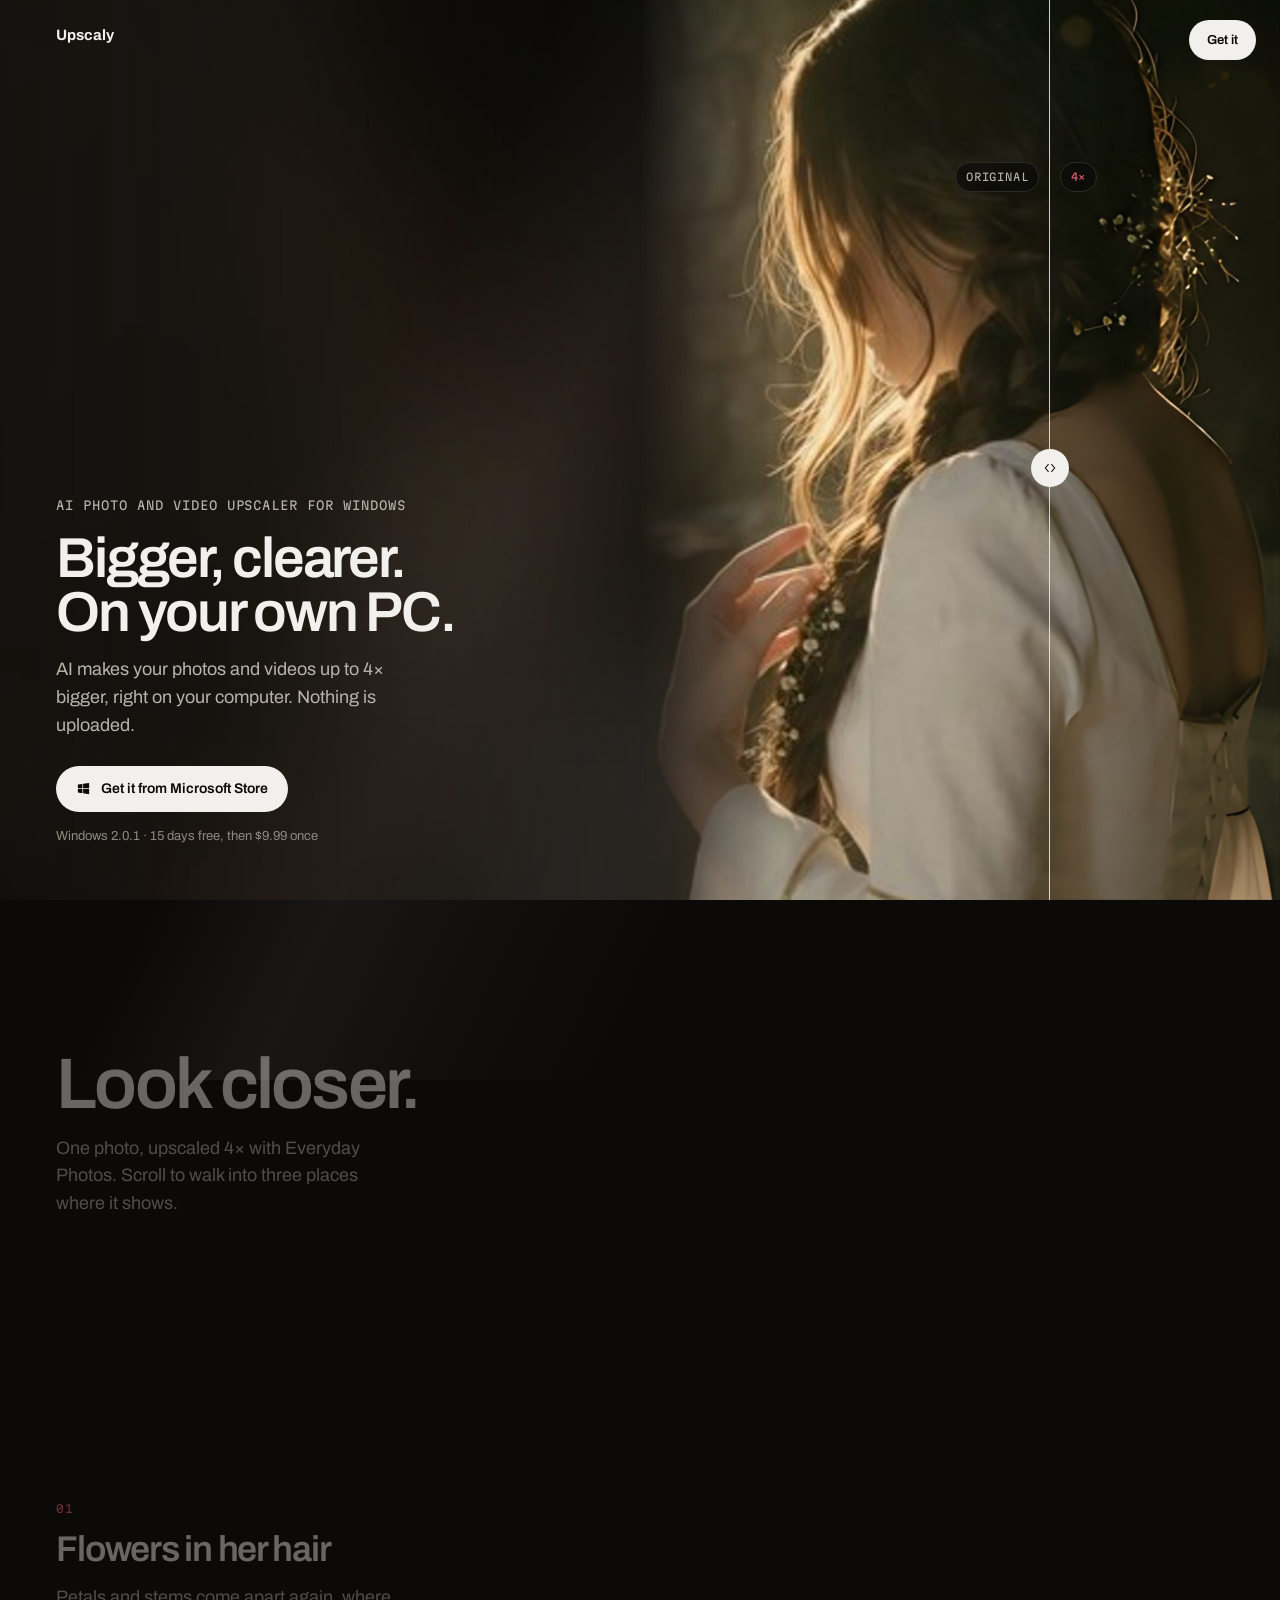
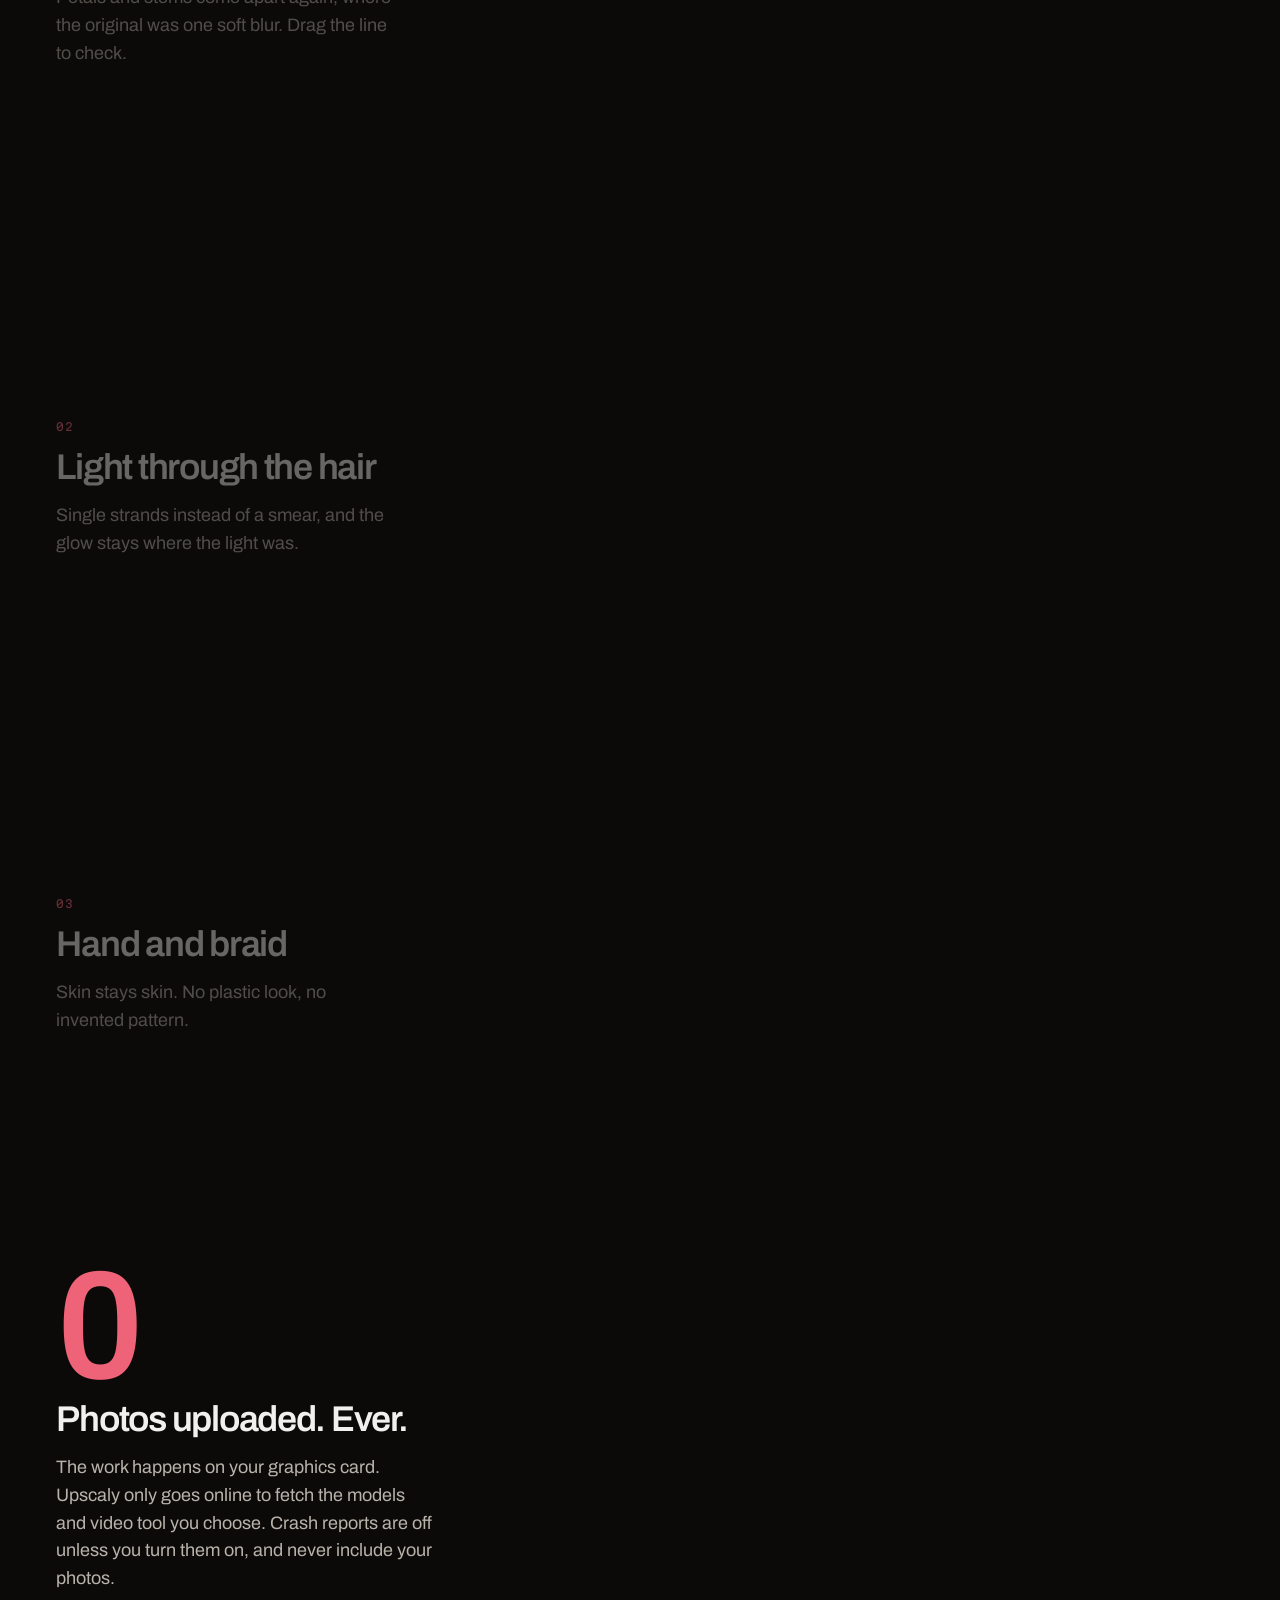
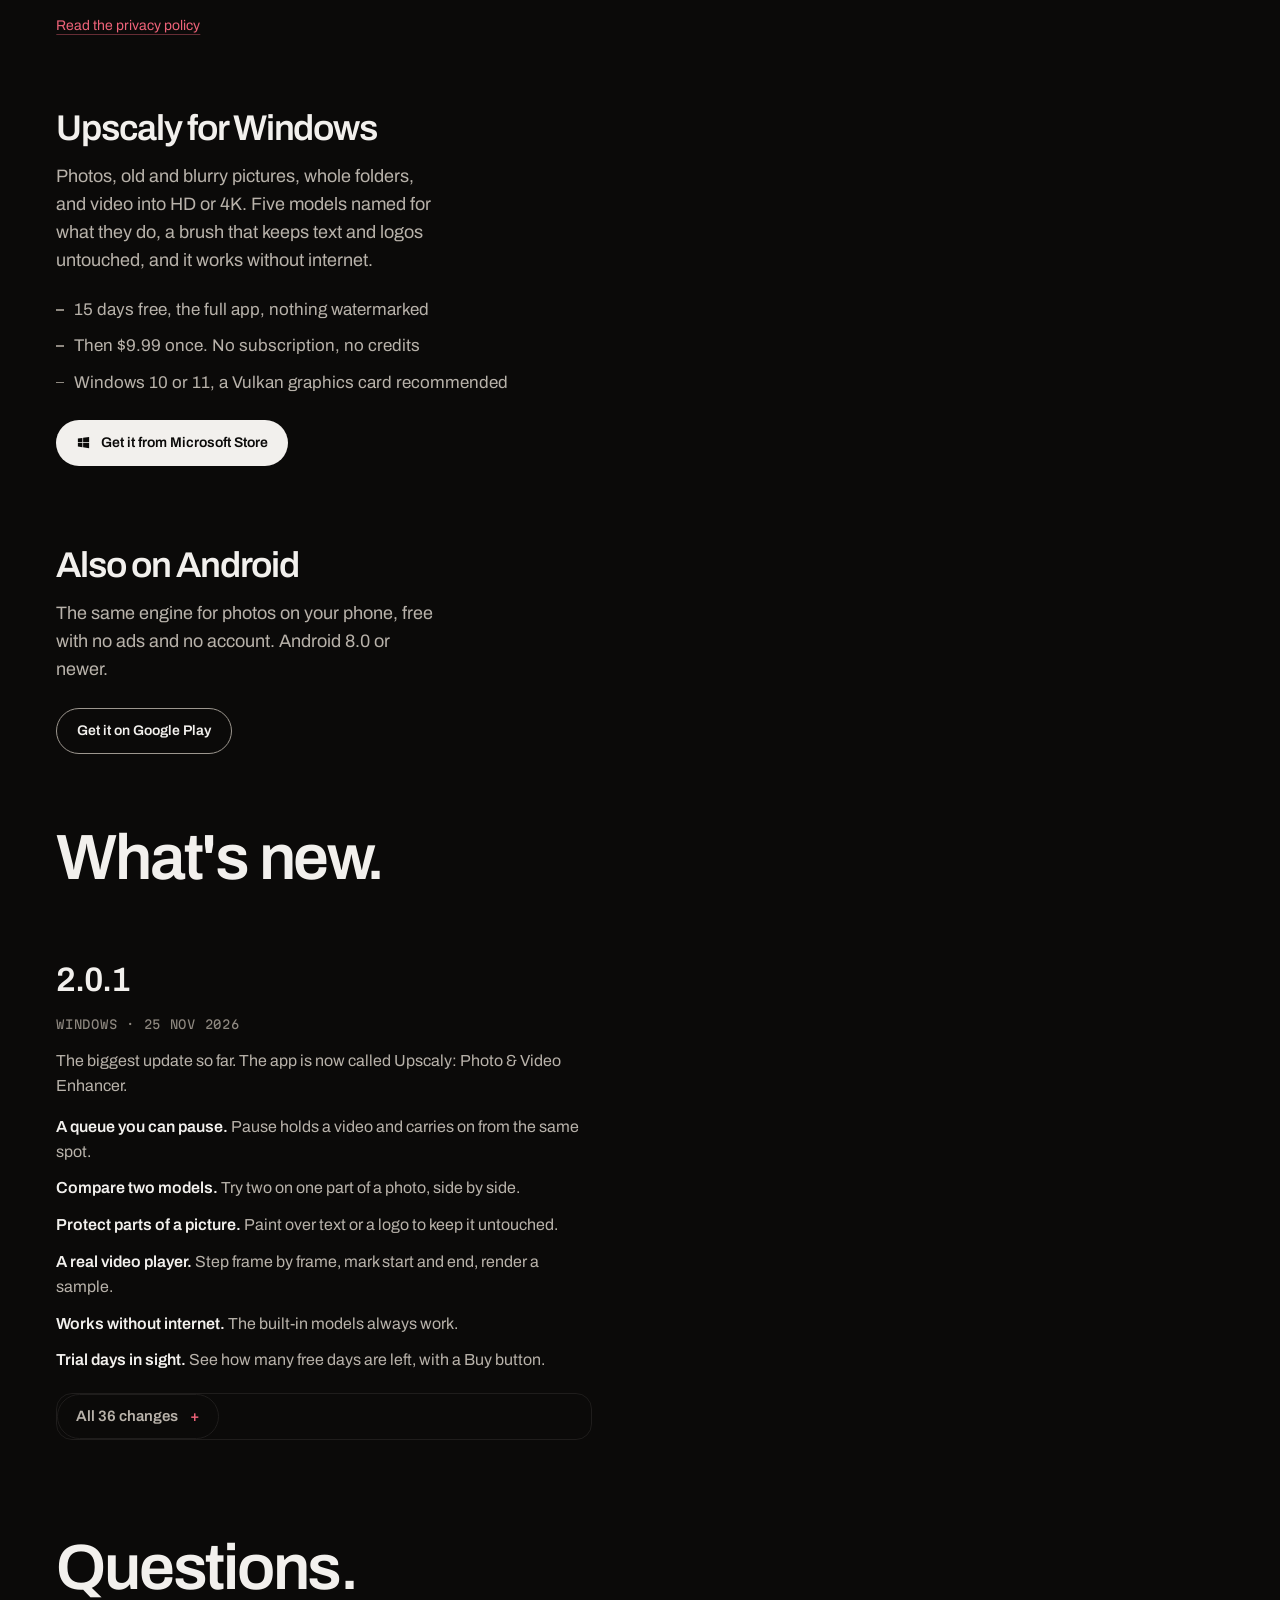
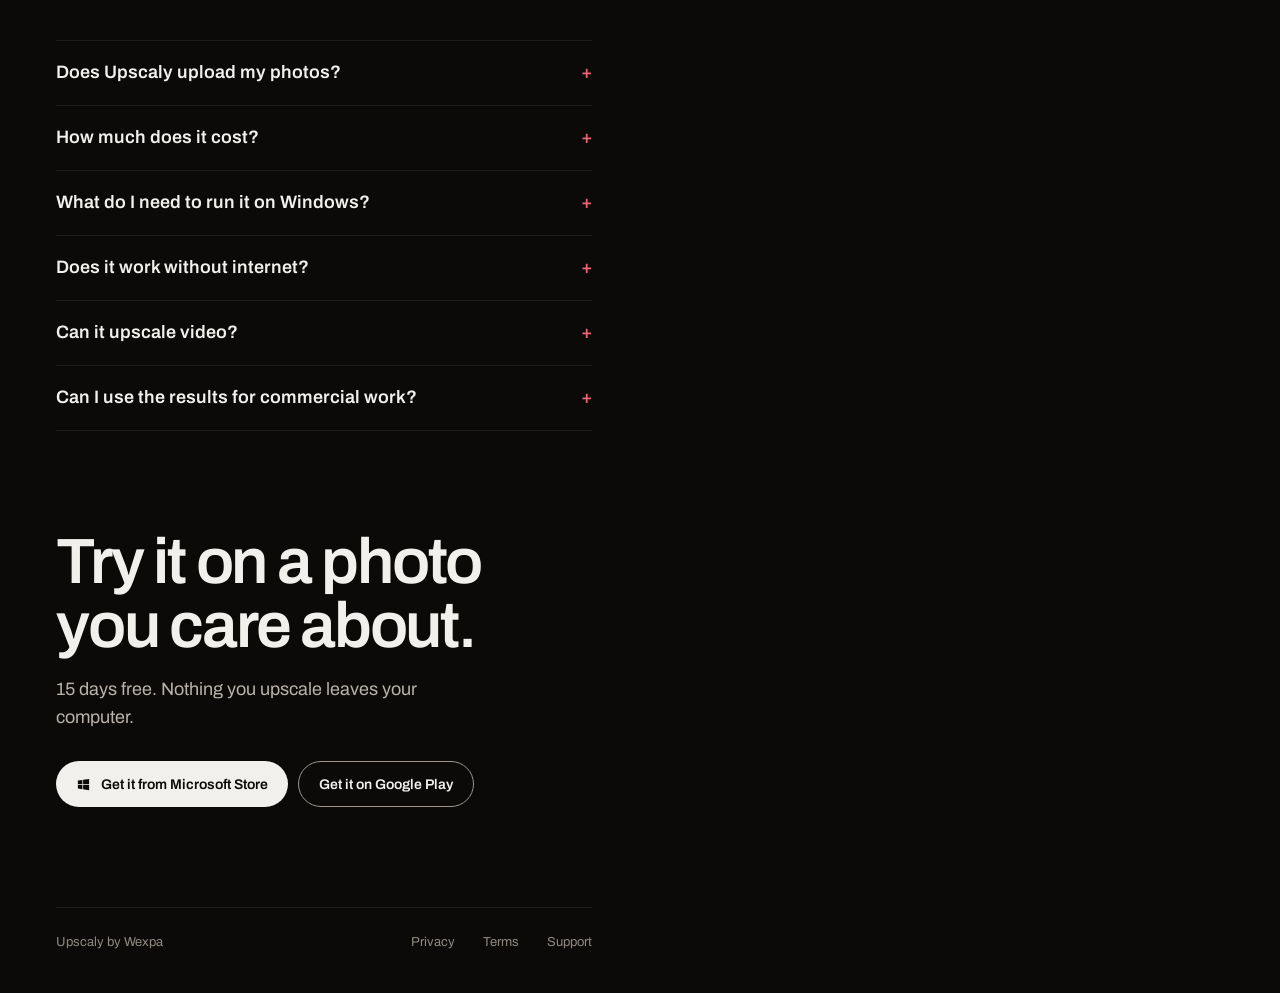
<file: index.html>
<!doctype html>
<html lang="en">
<head>
<meta charset="utf-8">
<meta name="viewport" content="width=device-width, initial-scale=1, viewport-fit=cover">
<title>Upscaly: AI Photo &amp; Video Upscaler for Windows &amp; Android</title>
<meta name="description" content="AI upscaler for Windows: make photos and video up to 4× bigger and clearer on your own PC. Nothing is uploaded. 15 days free, then $9.99 once. Free on Android.">
<link rel="canonical" href="https://upscaly.shayxo.dev/">
<meta name="robots" content="index, follow">
<meta name="theme-color" content="#0b0a09">
<link rel="icon" href="assets/icon-512.png">
<link rel="apple-touch-icon" href="assets/icon-512.png">
<meta property="og:site_name" content="Upscaly">
<meta property="og:type" content="website">
<meta property="og:locale" content="en_US">
<meta property="og:url" content="https://upscaly.shayxo.dev/">
<meta property="og:title" content="Upscaly: bigger, clearer photos and video, on your own PC">
<meta property="og:description" content="AI upscaling up to 4× for photos and video. Runs on your own graphics card, nothing is uploaded.">
<meta property="og:image" content="https://upscaly.shayxo.dev/assets/og-image.jpg">
<meta property="og:image:width" content="1200">
<meta property="og:image:height" content="630">
<meta property="og:image:alt" content="Upscaly: bigger, clearer photos on your own PC, shown as a before and after of a portrait">
<meta name="twitter:card" content="summary_large_image">
<meta name="twitter:title" content="Upscaly: bigger, clearer photos and video, on your own PC">
<meta name="twitter:description" content="AI upscaling up to 4× for photos and video. Runs on your own graphics card, nothing is uploaded.">
<meta name="twitter:image" content="https://upscaly.shayxo.dev/assets/og-image.jpg">
<link rel="preconnect" href="https://fonts.googleapis.com">
<link rel="preconnect" href="https://fonts.gstatic.com" crossorigin>
<link rel="stylesheet" href="https://fonts.googleapis.com/css2?family=Archivo:wght@400..800&amp;family=Martian+Mono:wght@400;500&amp;display=swap">
<link rel="preload" as="image" href="assets/bb-after.jpg" fetchpriority="high">
<link rel="preload" as="image" href="assets/bb-before.jpg">
<link rel="stylesheet" href="assets/home.css?v=25">
<script type="application/ld+json">
{
  "@context": "https://schema.org",
  "@graph": [
    { "@type": "Organization", "name": "Wexpa", "url": "https://upscaly.shayxo.dev/", "logo": "https://upscaly.shayxo.dev/assets/icon-512.png", "email": "hello@shayxo.dev" },
    {
      "@type": "SoftwareApplication",
      "name": "Upscaly: Photo & Video Enhancer",
      "operatingSystem": "Windows 10, Windows 11",
      "applicationCategory": "MultimediaApplication",
      "softwareVersion": "2.0.1",
      "datePublished": "2026-09-29",
      "dateModified": "2026-11-25",
      "url": "https://upscaly.shayxo.dev/",
      "downloadUrl": "https://apps.microsoft.com/detail/9NFFHP49BVDT",
      "installUrl": "https://apps.microsoft.com/detail/9NFFHP49BVDT",
      "screenshot": "https://upscaly.shayxo.dev/assets/bb-after.jpg",
      "memoryRequirements": "8 GB",
      "processorRequirements": "x64",
      "description": "AI image and video upscaler that runs on your own graphics card. Make photos and video up to 4× bigger, restore old photos, upscale anime and turn low-quality video into HD or 4K. Nothing is uploaded.",
      "offers": { "@type": "Offer", "price": "9.99", "priceCurrency": "USD", "url": "https://apps.microsoft.com/detail/9NFFHP49BVDT" },
      "publisher": { "@type": "Organization", "name": "Wexpa" }
    },
    {
      "@type": "SoftwareApplication",
      "name": "Upscaly: AI Photo Enhancer",
      "operatingSystem": "Android 8.0+",
      "applicationCategory": "MultimediaApplication",
      "url": "https://upscaly.shayxo.dev/",
      "downloadUrl": "https://play.google.com/store/apps/details?id=com.wexpa.upscaly.mobile",
      "installUrl": "https://play.google.com/store/apps/details?id=com.wexpa.upscaly.mobile",
      "description": "Free on-device AI photo upscaler for Android. No ads, no account, no upload.",
      "offers": { "@type": "Offer", "price": "0", "priceCurrency": "USD", "url": "https://play.google.com/store/apps/details?id=com.wexpa.upscaly.mobile" },
      "publisher": { "@type": "Organization", "name": "Wexpa" }
    },
    {"@type": "FAQPage", "mainEntity": [{"@type": "Question", "name": "Does Upscaly upload my photos?", "acceptedAnswer": {"@type": "Answer", "text": "No. The work happens on your own graphics card and your files never leave your computer. Upscaly only goes online to fetch the models and video tool you choose."}}, {"@type": "Question", "name": "How much does it cost?", "acceptedAnswer": {"@type": "Answer", "text": "On Windows you get 15 days free with the full app and nothing watermarked, then it is $9.99 once. No subscription and no credits. On Android it is free."}}, {"@type": "Question", "name": "What do I need to run it on Windows?", "acceptedAnswer": {"@type": "Answer", "text": "Windows 10 or 11 and 8 GB of memory. A graphics card that supports Vulkan is recommended."}}, {"@type": "Question", "name": "Does it work without internet?", "acceptedAnswer": {"@type": "Answer", "text": "Yes. The built-in models always work offline."}}, {"@type": "Question", "name": "Can it upscale video?", "acceptedAnswer": {"@type": "Answer", "text": "Yes. Upscaly turns video into HD or 4K. You can step through it frame by frame, render a short sample first, and the sound is kept."}}, {"@type": "Question", "name": "Can I use the results for commercial work?", "acceptedAnswer": {"@type": "Answer", "text": "Yes. You may use Upscaly for personal or commercial work, including images you plan to publish or sell. Your files stay yours."}}]}
  ]
}
</script>
</head>
<body>
<div class="scene" aria-hidden="true"></div>

<header class="hero" id="top" data-k="1" data-ox="50" data-oy="46" data-split="64" data-dim="0">
  <div class="slab">
    <div class="screen build" id="build">
      <div class="compare fill" id="hero" style="--split: 97%; --knob-y: 52%" tabindex="0" role="slider" aria-label="Compare the original photo with the 4× upscale" aria-valuemin="0" aria-valuemax="100" aria-valuenow="97" aria-valuetext="97% original">
        <div class="z"><img src="assets/bb-after.jpg" alt="Photo of a woman seen from behind, braid and flowers in clear detail after a 4× upscale" fetchpriority="high" style="object-position: center 34%"></div>
        <div class="before"><div class="z"><img src="assets/bb-before.jpg" alt="The same photo before upscaling, small and soft" style="object-position: center 34%"></div></div>
        <div class="z zt" aria-hidden="true"><span class="target"></span></div>
        <div class="line"></div>
        <div class="knob" aria-hidden="true"><svg viewBox="0 0 24 24" fill="none" stroke="currentColor" stroke-width="2" stroke-linecap="round" stroke-linejoin="round" aria-hidden="true"><path d="M9 6 4 12l5 6M15 6l5 6-5 6"/></svg></div>
        <span class="tag l">Original</span><span class="tag r">4×</span>
      </div>
      <div class="shade fill"></div>
      <nav class="bar" aria-label="Main">
        <a class="word" href="/">Upscaly</a>
      </nav>
      <div class="notch tr"><a class="get" href="https://apps.microsoft.com/detail/9NFFHP49BVDT">Get it</a></div>
      <div class="hero-copy fill">
        <p class="kicker">AI photo and video upscaler for Windows</p>
        <h1 class="display">Bigger, clearer.<br>On your own PC.</h1>
        <p>AI makes your photos and videos up to 4× bigger, right on your computer. Nothing is uploaded.</p>
        <a class="btn btn-primary" href="https://apps.microsoft.com/detail/9NFFHP49BVDT"><svg viewBox="0 0 24 24" fill="currentColor" aria-hidden="true"><path d="M3 5.6 10.2 4.6v6.9H3zM11.4 4.4 21 3v8.5h-9.6zM3 12.6h7.2v6.9L3 18.4zM11.4 12.6H21V21l-9.6-1.4z"/></svg>Get it from Microsoft Store</a>
        <p class="terms">Windows 2.0.1 · 15 days free, then $9.99 once</p>
      </div>
      <span class="ph" style="left:44px;bottom:150px;width:min(420px,60%);height:30px" aria-hidden="true"></span>
      <span class="ph" style="left:44px;bottom:110px;width:min(300px,45%);height:30px" aria-hidden="true"></span>
      <span class="ph" style="left:44px;bottom:44px;width:220px;height:46px" aria-hidden="true"></span>
    </div>
  </div>
</header>

<div class="rail" aria-hidden="true"><i></i><i></i><i></i></div>

<div class="stick" role="navigation" aria-label="Quick links">
  <a class="word" href="#top">Upscaly</a>
  <span class="grow"></span>
  <span class="price">15 days free, then $9.99 once</span>
  <a class="get" href="https://apps.microsoft.com/detail/9NFFHP49BVDT">Get it</a>
</div>

<main>
  <section class="story" id="what" aria-label="Look closer">
    <div class="wrap">
      <div class="step" data-k="1" data-ox="50" data-oy="46" data-split="64" data-dim="0">
        <h2 class="display">Look closer.</h2>
        <p>One photo, upscaled 4× with Everyday Photos. Scroll to walk into three places where it shows.</p>
      </div>
      <div class="step" data-k="3.4" data-ox="76.5" data-oy="29.7" data-split="50" data-dim="0">
        <span class="n">01</span>
        <h3>Flowers in her hair</h3>
        <p>Petals and stems come apart again, where the original was one soft blur. Drag the line to check.</p>
      </div>
      <div class="step" data-k="3.2" data-ox="29.3" data-oy="26.9" data-split="50" data-dim="0">
        <span class="n">02</span>
        <h3>Light through the hair</h3>
        <p>Single strands instead of a smear, and the glow stays where the light was.</p>
      </div>
      <div class="step" data-k="3.4" data-ox="22.4" data-oy="61.8" data-split="50" data-dim="0">
        <span class="n">03</span>
        <h3>Hand and braid</h3>
        <p>Skin stays skin. No plastic look, no invented pattern.</p>
      </div>
    </div>
  </section>

  <section class="band">
    <div class="wrap split2">
      <div class="panel" id="privacy" data-k="1" data-ox="50" data-oy="46" data-split="64" data-dim="1">
        <div class="big">0</div>
        <h2 class="after-big">Photos uploaded. Ever.</h2>
        <p>The work happens on your graphics card. Upscaly only goes online to fetch the models and video tool you choose. Crash reports are off unless you turn them on, and never include your photos.</p>
        <a class="more" href="privacy.html">Read the privacy policy</a>
      </div>
    </div>
  </section>

  <section class="band" id="android">
    <div class="wrap split2">
      <div class="panel" data-k="1" data-ox="50" data-oy="46" data-split="64" data-dim="m">
        <h2>Upscaly for Windows</h2>
        <p>Photos, old and blurry pictures, whole folders, and video into HD or 4K. Five models named for what they do, a brush that keeps text and logos untouched, and it works without internet.</p>
        <ul class="facts">
          <li>15 days free, the full app, nothing watermarked</li>
          <li>Then $9.99 once. No subscription, no credits</li>
          <li>Windows 10 or 11, a Vulkan graphics card recommended</li>
        </ul>
        <a class="btn btn-primary" style="margin-top:24px" href="https://apps.microsoft.com/detail/9NFFHP49BVDT"><svg viewBox="0 0 24 24" fill="currentColor" aria-hidden="true"><path d="M3 5.6 10.2 4.6v6.9H3zM11.4 4.4 21 3v8.5h-9.6zM3 12.6h7.2v6.9L3 18.4zM11.4 12.6H21V21l-9.6-1.4z"/></svg>Get it from Microsoft Store</a>
      </div>
      <div class="panel" data-k="1" data-ox="50" data-oy="46" data-split="64" data-dim="m">
        <h2>Also on Android</h2>
        <p>The same engine for photos on your phone, free with no ads and no account. Android 8.0 or newer.</p>
        <a class="btn btn-ghost" style="margin-top:24px" href="https://play.google.com/store/apps/details?id=com.wexpa.upscaly.mobile">Get it on Google Play</a>
      </div>
    </div>
  </section>

  <section class="band" id="new" data-k="1" data-ox="50" data-oy="46" data-split="64" data-dim="1">
    <div class="wrap">
      <div class="head"><h2 class="display">What's new.</h2></div>
      <div class="releases">
        <div class="release">
          <div><div class="v">2.0.1</div><div class="d">Windows · 25 Nov 2026</div></div>
          <div>
            <p>The biggest update so far. The app is now called Upscaly: Photo &amp; Video Enhancer.</p>
            <ul>
              <li><b>A queue you can pause.</b> Pause holds a video and carries on from the same spot.</li>
              <li><b>Compare two models.</b> Try two on one part of a photo, side by side.</li>
              <li><b>Protect parts of a picture.</b> Paint over text or a logo to keep it untouched.</li>
              <li><b>A real video player.</b> Step frame by frame, mark start and end, render a sample.</li>
              <li><b>Works without internet.</b> The built-in models always work.</li>
              <li><b>Trial days in sight.</b> See how many free days are left, with a Buy button.</li>
            </ul>
            <details class="all">
              <summary>All 36 changes <i aria-hidden="true">+</i></summary>
              <div class="body">
            <div><h3>Adding files</h3><ul><li><b>Folders include their subfolders.</b> Folder and Ctrl+Shift+O take the files in every folder inside, up to 1,000, and say so if there are more.</li><li><b>Paste a picture.</b> Copy a screenshot or a picture from a web page, then press Ctrl+V in Upscaly to add it.</li><li><b>Damaged pictures are caught.</b> A broken or half-saved picture is marked Can’t be used as soon as you add it, instead of failing later.</li></ul></div>
            <div><h3>The queue</h3><ul><li><b>A queue down the side.</b> Every file has a small picture on the left with its own progress line; rest the pointer on it for the full list.</li><li><b>Clear Pause and Stop.</b> Pause holds a video after the part it is on and carries on from there; Stop asks first, then ends the whole queue.</li></ul></div>
            <div><h3>Choosing what to run</h3><ul><li><b>Works without internet.</b> With no connection, the built-in models still work, and Models says so instead of waiting.</li><li><b>The tab follows your file.</b> Add a video and the Video tab comes up by itself; add a photo and you are back on Photo.</li><li><b>Models named for what they do.</b> Everyday Photos, Old &amp; Blurry Photos, Keep Film Grain, Fine Detail, Maximum Detail, Illustrations and the Animation Video models.</li><li><b>Everyday Photos to start.</b> Every tab starts on Everyday Photos where it fits, and your last pick is remembered.</li><li><b>Sizes the model can really make.</b> Scale buttons stop at what the chosen model can do, and a greyed-out button says why.</li><li><b>Files run in the order shown.</b> Pressing Upscale while something runs adds the work to the end of the queue.</li></ul></div>
            <div><h3>Settings</h3><ul><li><b>Told when there is no graphics card.</b> If no graphics card can be used, Upscaly says once, plainly, that it is using the slower processor.</li><li><b>Crash reports cover more.</b> With Send crash reports on in More settings, errors on screen are reported too, still with names and folders removed.</li><li><b>Your graphics card, in plain sight.</b> The chip at the top shows the card doing the work, and the app no longer slips onto the slower processor without telling you.</li><li><b>Output size, explained.</b> Each way of setting the size says what it does, and the menu no longer flickers.</li><li><b>Enhancement amount.</b> The slider rests at 50% on the way, and its labels jump straight to their value.</li><li><b>Denoise for every model.</b> Denoise always shows; where it does not apply it is greyed out with the reason.</li><li><b>Restore faces, explained.</b> Each control says what it does, you pick which faces to restore and how strongly, and the face model downloads only after you agree to its licence.</li><li><b>Protect parts of a picture.</b> Paint over text or a logo to keep it untouched. Move, or holding Space, lets you look around; Undo, Redo and Clear cover every brush.</li><li><b>Better recipes.</b> Two new ready-made recipes, copies named "... copy", and saving the same settings twice tells you which recipe has them.</li><li><b>A shorter Settings panel.</b> The things you change most are in Settings; the rest moved to More settings, which now replaces the panel instead of covering it.</li><li><b>Notify when the queue is done.</b> Choose Notify under When batch finishes and Windows shows a real message at the end.</li><li><b>A steadier widget.</b> It comes back when switched on again, no longer shows "--:--", and hides when nothing is running.</li></ul></div>
            <div><h3>Results</h3><ul><li><b>Report a result.</b> If a result looks wrong, Report a result opens an email to us with the app version and model filled in.</li><li><b>Done, with the new size.</b> After a photo, a row says how long it took and how big the result is, with Split, Side and zoom beside it.</li><li><b>Copy and Open.</b> Copy puts the result on the clipboard (Ctrl+Shift+C); Open shows it in its folder.</li><li><b>Compare two models.</b> Press R on a photo to try two models on one part of it, side by side, before running the whole thing.</li></ul></div>
            <div><h3>Video</h3><ul><li><b>Frame steps land exactly.</b> Stepping one frame now moves the original and the result to that exact frame.</li><li><b>Video tools set up by Upscaly.</b> The video tools now download inside Upscaly itself the first time you upscale a video.</li><li><b>A new video bar.</b> Play, step frame by frame and see the time as you move along the line.</li><li><b>Start here and End here.</b> Mark the part of the video you want upscaled; the keys I and O do the same.</li><li><b>Render sample.</b> Upscale a few seconds first to judge the result before running the whole video.</li></ul></div>
            <div><h3>Window</h3><ul><li><b>Trial days in sight.</b> During the free trial, Shortcuts &amp; info and the top of the window show the days left, with a Buy button.</li><li><b>History knows what is gone.</b> A file you have deleted since now says it is no longer on disk.</li><li><b>Windows-style window buttons.</b> Minimise, maximise and close look and behave the way they do in other Windows apps.</li><li><b>Help from anywhere.</b> Ctrl+/ opens Help, which now holds What's new and the tour as well as the shortcuts.</li></ul></div>
              </div>
            </details>
          </div>
        </div>
      </div>
    </div>
  </section>

  <section class="band" id="faq" data-k="1" data-ox="50" data-oy="46" data-split="64" data-dim="1">
    <div class="wrap">
      <div class="head"><h2 class="display">Questions.</h2></div>
      <div class="faq">
        <details class="qa"><summary>Does Upscaly upload my photos?<i aria-hidden="true">+</i></summary><p>No. The work happens on your own graphics card and your files never leave your computer. Upscaly only goes online to fetch the models and video tool you choose.</p></details>
        <details class="qa"><summary>How much does it cost?<i aria-hidden="true">+</i></summary><p>On Windows you get 15 days free with the full app and nothing watermarked, then it is $9.99 once. No subscription and no credits. On Android it is free.</p></details>
        <details class="qa"><summary>What do I need to run it on Windows?<i aria-hidden="true">+</i></summary><p>Windows 10 or 11 and 8 GB of memory. A graphics card that supports Vulkan is recommended.</p></details>
        <details class="qa"><summary>Does it work without internet?<i aria-hidden="true">+</i></summary><p>Yes. The built-in models always work offline.</p></details>
        <details class="qa"><summary>Can it upscale video?<i aria-hidden="true">+</i></summary><p>Yes. Upscaly turns video into HD or 4K. You can step through it frame by frame, render a short sample first, and the sound is kept.</p></details>
        <details class="qa"><summary>Can I use the results for commercial work?<i aria-hidden="true">+</i></summary><p>Yes. You may use Upscaly for personal or commercial work, including images you plan to publish or sell. Your files stay yours.</p></details>
      </div>
    </div>
  </section>

  <section class="close" data-k="1" data-ox="50" data-oy="46" data-split="4" data-dim="m">
    <div class="wrap">
    <h2 class="display">Try it on a photo you care about.</h2>
    <p>15 days free. Nothing you upscale leaves your computer.</p>
    <div class="row">
      <a class="btn btn-primary" href="https://apps.microsoft.com/detail/9NFFHP49BVDT"><svg viewBox="0 0 24 24" fill="currentColor" aria-hidden="true"><path d="M3 5.6 10.2 4.6v6.9H3zM11.4 4.4 21 3v8.5h-9.6zM3 12.6h7.2v6.9L3 18.4zM11.4 12.6H21V21l-9.6-1.4z"/></svg>Get it from Microsoft Store</a>
      <a class="btn btn-ghost" href="https://play.google.com/store/apps/details?id=com.wexpa.upscaly.mobile">Get it on Google Play</a>
    </div>
    </div>
  </section>
</main>

<footer>
  <div class="wrap">
    <span>Upscaly by Wexpa</span>
    <span class="grow"></span>
    <a href="privacy.html">Privacy</a>
    <a href="terms.html">Terms</a>
    <a href="mailto:hello@shayxo.dev">Support</a>
  </div>
</footer>

<script>
(function () {
  document.documentElement.classList.add('js');
  var reduce = window.matchMedia && matchMedia('(prefers-reduced-motion: reduce)').matches;
  var hero = document.getElementById('hero'), body = document.body;
  var touched = false, revealed = false, glideId = 0;

  /* the comparison line: one setter for pointer, keyboard and the scripted moves */
  function setSplit(p) {
    p = Math.max(3, Math.min(97, p));
    hero.style.setProperty('--split', p + '%');
    hero.setAttribute('aria-valuenow', Math.round(p));
    hero.setAttribute('aria-valuetext', Math.round(p) + '% original');
  }
  function split() { return parseFloat(hero.style.getPropertyValue('--split')) || 50; }
  function takeOver() { touched = true; revealed = true; glideId++; hero.classList.remove('sweep'); }

  var drag = false;
  function fromPointer(x) { var r = hero.getBoundingClientRect(); setSplit((x - r.left) / r.width * 100); }
  hero.addEventListener('pointerdown', function (e) { takeOver(); drag = true; hero.classList.add('dragging'); hero.setPointerCapture(e.pointerId); fromPointer(e.clientX); });
  hero.addEventListener('pointermove', function (e) { if (drag) fromPointer(e.clientX); });
  function end() { drag = false; hero.classList.remove('dragging'); }
  hero.addEventListener('pointerup', end); hero.addEventListener('pointercancel', end);
  var keyTimer = 0;
  hero.addEventListener('keydown', function (e) {
    var step = { ArrowLeft: -4, ArrowDown: -4, ArrowRight: 4, ArrowUp: 4, PageDown: -20, PageUp: 20, Home: -100, End: 100 }[e.key];
    if (step === undefined) return;
    e.preventDefault(); takeOver(); hero.classList.add('dragging'); setSplit(split() + step);
    clearTimeout(keyTimer); keyTimer = setTimeout(function () { hero.classList.remove('dragging'); }, 150);
  });

  /* a scripted move of the line; any touch from the visitor cancels it */
  function glide(path, ms, done) {
    if (reduce) { if (done) done(); return; }
    var id = ++glideId, t0 = performance.now();
    hero.classList.add('sweep');
    (function frame(t) {
      if (id !== glideId) return;
      var k = Math.min(1, (t - t0) / ms);
      setSplit(path(k));
      if (k < 1) requestAnimationFrame(frame); else { hero.classList.remove('sweep'); if (done) done(); }
    })(t0);
  }
  function inOut(k) { return k < 0.5 ? 4 * k * k * k : 1 - Math.pow(-2 * k + 2, 3) / 2; }

  /* one choreography for the whole scroll: the chapter at the middle of the window
     tells the photo where to look, where the line sits, and whether to step back */
  var chapters = [].slice.call(document.querySelectorAll('[data-k]')), current = null, ticking = false;
  var zooms = chapters.filter(function (c) { return c.classList.contains('step') && c.dataset.k !== '1'; });
  var target = hero.querySelector('.target');
  function apply(c) {
    if (c === current) return; current = c;
    var d = c.dataset, k = +d.k;
    /* focus points are in photo coordinates; the photo is cropped to fill its box, so map them into box coordinates */
    var im = hero.querySelector('img'), r = hero.getBoundingClientRect(), ox = +d.ox, oy = +d.oy;
    if (im.naturalWidth && r.width && r.height) {
      var sc = Math.max(r.width / im.naturalWidth, r.height / im.naturalHeight);
      var w = im.naturalWidth * sc, h = im.naturalHeight * sc;
      ox = ((r.width - w) * 0.5 + ox / 100 * w) / r.width * 100;
      oy = ((r.height - h) * 0.30 + oy / 100 * h) / r.height * 100;
    }
    /* never stretch the photo past ~1.6 screen pixels per photo pixel: past that the browser, not Upscaly, would blur it */
    if (im.naturalWidth && r.width && r.height) {
      var fit = Math.max(r.width / im.naturalWidth, r.height / im.naturalHeight);
      k = Math.max(1, Math.min(k, 1.6 / fit));
    }
    /* never zoom so far toward an edge that the photo pulls away from its box */
    ox = Math.max(50 / k, Math.min(100 - 50 / k, ox));
    oy = Math.max(46 / k, Math.min(100 - 54 / k, oy));
    hero.style.setProperty('--k', k); hero.style.setProperty('--ox', ox); hero.style.setProperty('--oy', oy);
    if (revealed) { glideId++; hero.classList.remove('sweep'); }
    if (d.split && revealed && !drag) setSplit(+d.split);
    body.setAttribute('data-dim', d.dim || '0');
    body.classList.toggle('tags', c.id === 'top' || c.classList.contains('step'));
    var zi = zooms.indexOf(c) + 1;
    body.setAttribute('data-step', zi);
    chapters.forEach(function (s) { if (s.classList.contains('step')) s.classList.toggle('on', s === c); });
    if (zi && !reduce) {
      /* show where we are going: a frame around the detail, carried by the zoom until it fills the view */
      target.style.left = (ox - 50 / k) + '%'; target.style.top = (oy - 46 / k) + '%';
      target.style.width = (100 / k) + '%'; target.style.height = (100 / k) + '%';
      target.classList.remove('go'); void target.offsetWidth; target.classList.add('go');
      /* once the zoom has landed, nudge the line once to invite a drag */
      var here = c;
      setTimeout(function () {
        if (current !== here || touched || drag) return;
        glide(function (q) { return 50 - Math.sin(q * Math.PI) * 12; }, 1100);
      }, 1000);
    }
  }
  function pick() {
    ticking = false;
    var mid = window.innerHeight / 2, best = null, dist = Infinity;
    chapters.forEach(function (c) {
      var r = c.getBoundingClientRect();
      var d = r.top <= mid && r.bottom >= mid ? 0 : Math.min(Math.abs(r.top - mid), Math.abs(r.bottom - mid));
      if (d < dist || (d === 0 && dist === 0 && r.height < best.getBoundingClientRect().height)) { dist = d; best = c; }
    });
    if (best) apply(best);
  }
  function chrome() { body.classList.toggle('scrolled', window.scrollY > window.innerHeight * 0.5); }
  window.addEventListener('scroll', function () { chrome(); if (!ticking) { ticking = true; requestAnimationFrame(pick); } }, { passive: true });
  window.addEventListener('resize', function () { current = null; pick(); });
  chrome(); pick();

  /* the build: soft placeholders, then the photo and words; then the line opens from the original to reveal the upscale */
  var b = document.getElementById('build'), img = hero.querySelector('img'), started = false;
  function go() {
    if (started) return; started = true;
    b.classList.add('on');
    function done() { revealed = true; if (current && current.dataset.split && !touched) setSplit(+current.dataset.split); }
    if (reduce) { setSplit(64); done(); return; }
    setTimeout(function () {
      if (touched) return;
      var from = split();
      glide(function (q) { return from + (64 - from) * inOut(q); }, 1400, done);
    }, 600);
  }
  if (img.complete) setTimeout(go, 120); else { img.addEventListener('load', go); img.addEventListener('error', go); }
  setTimeout(go, 2500);
})();
</script>
</body>
</html>
</file>
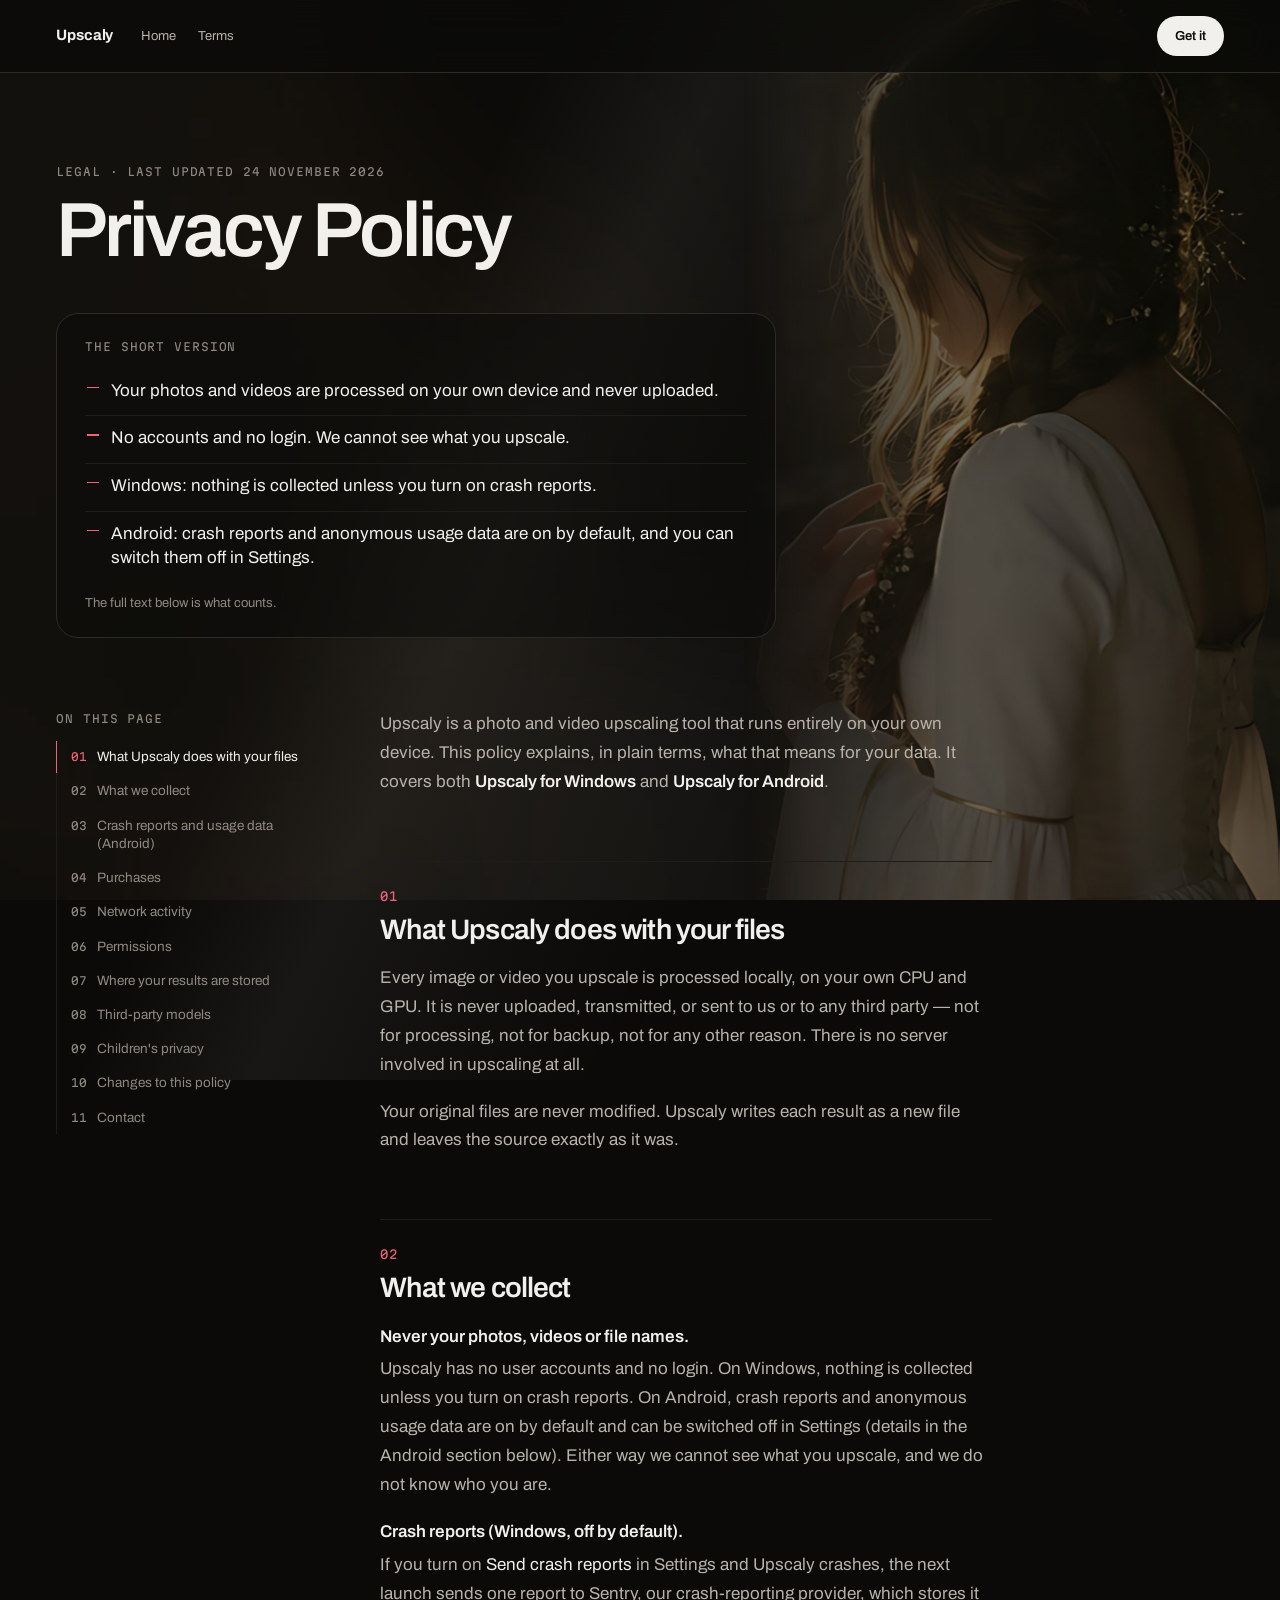
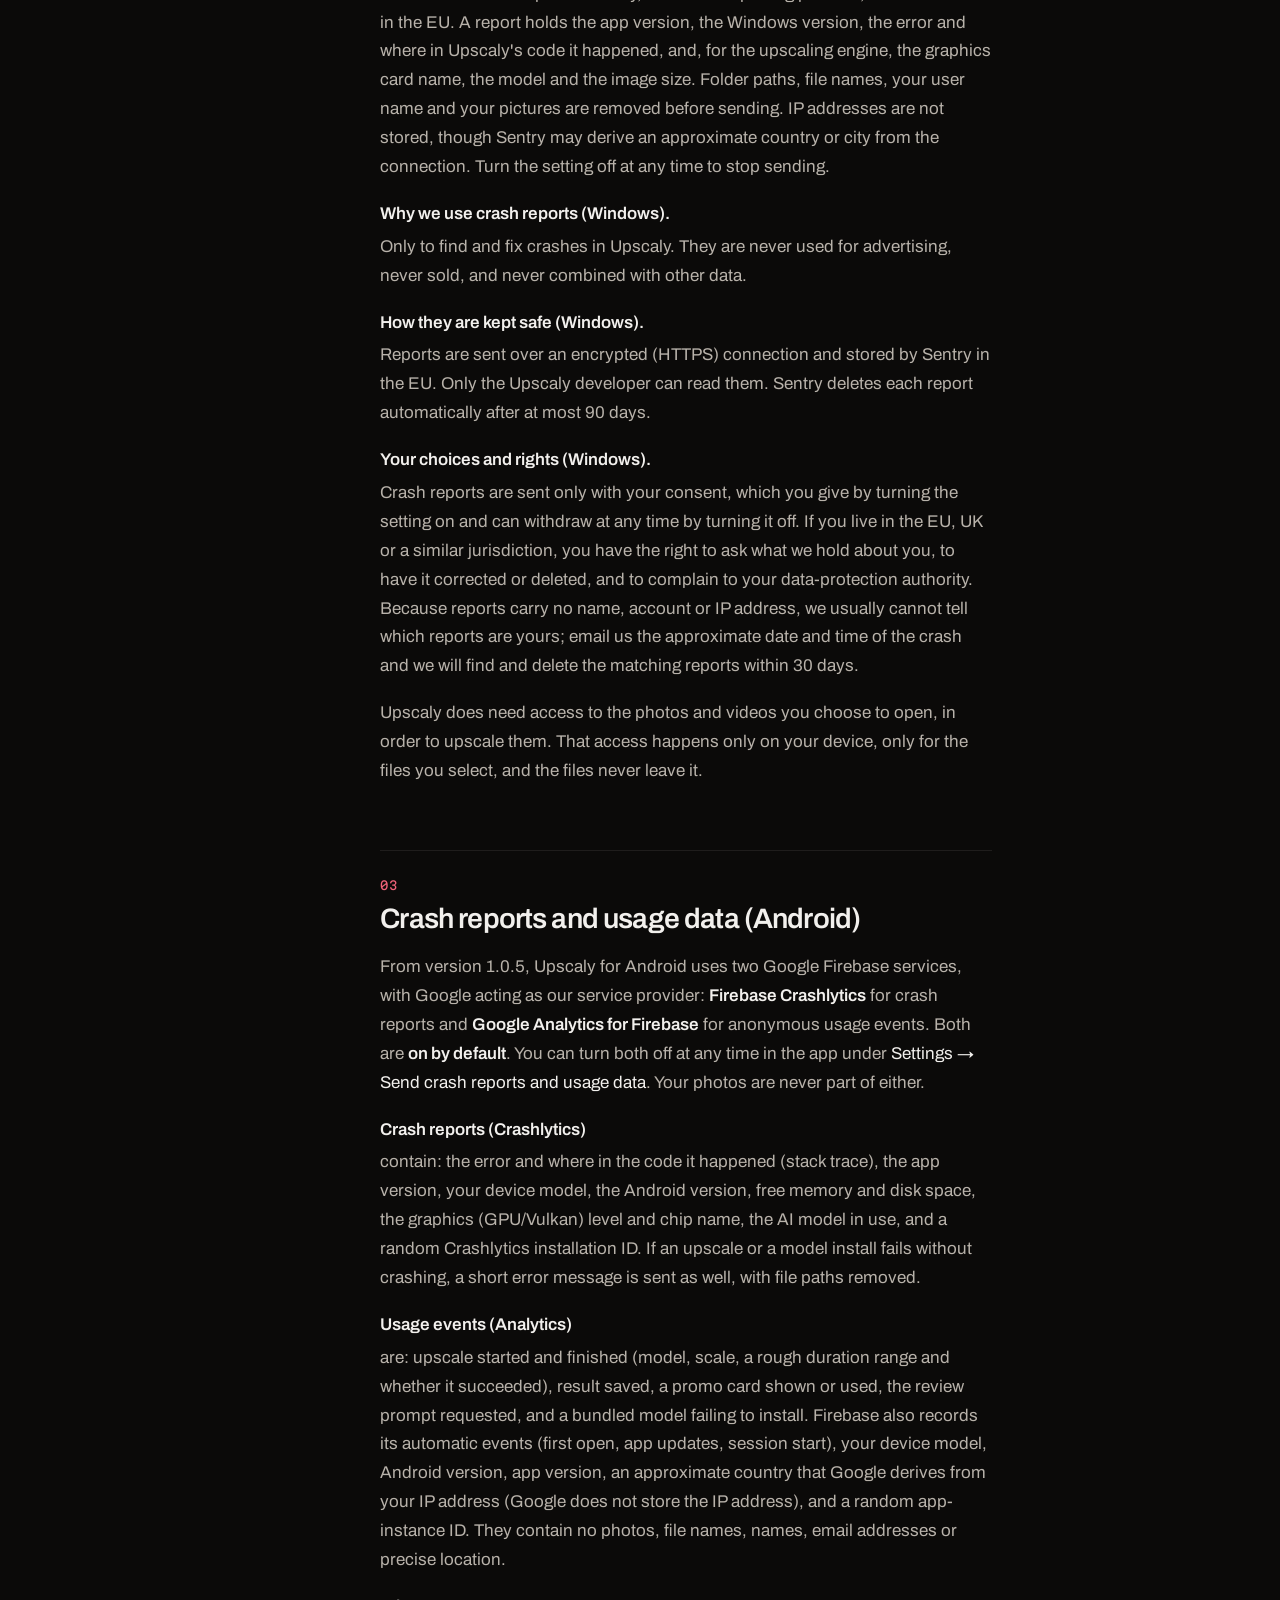
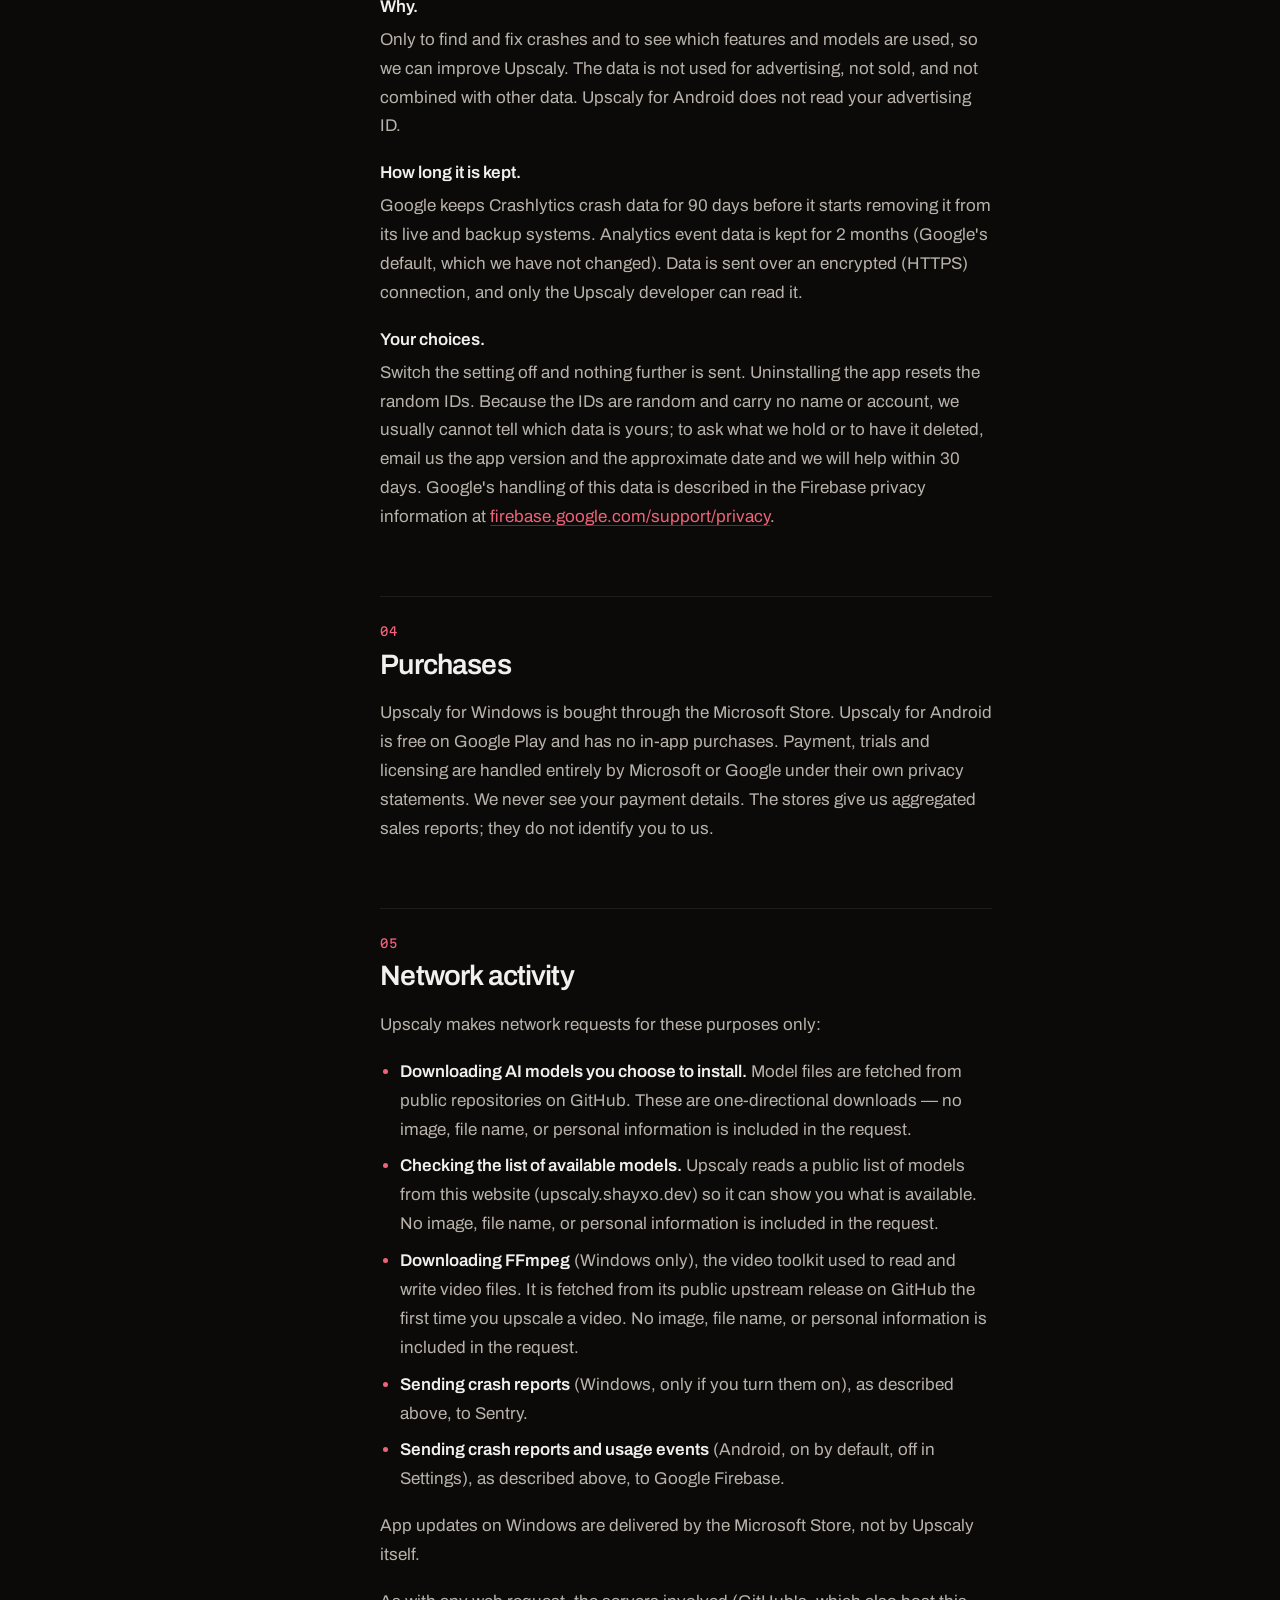
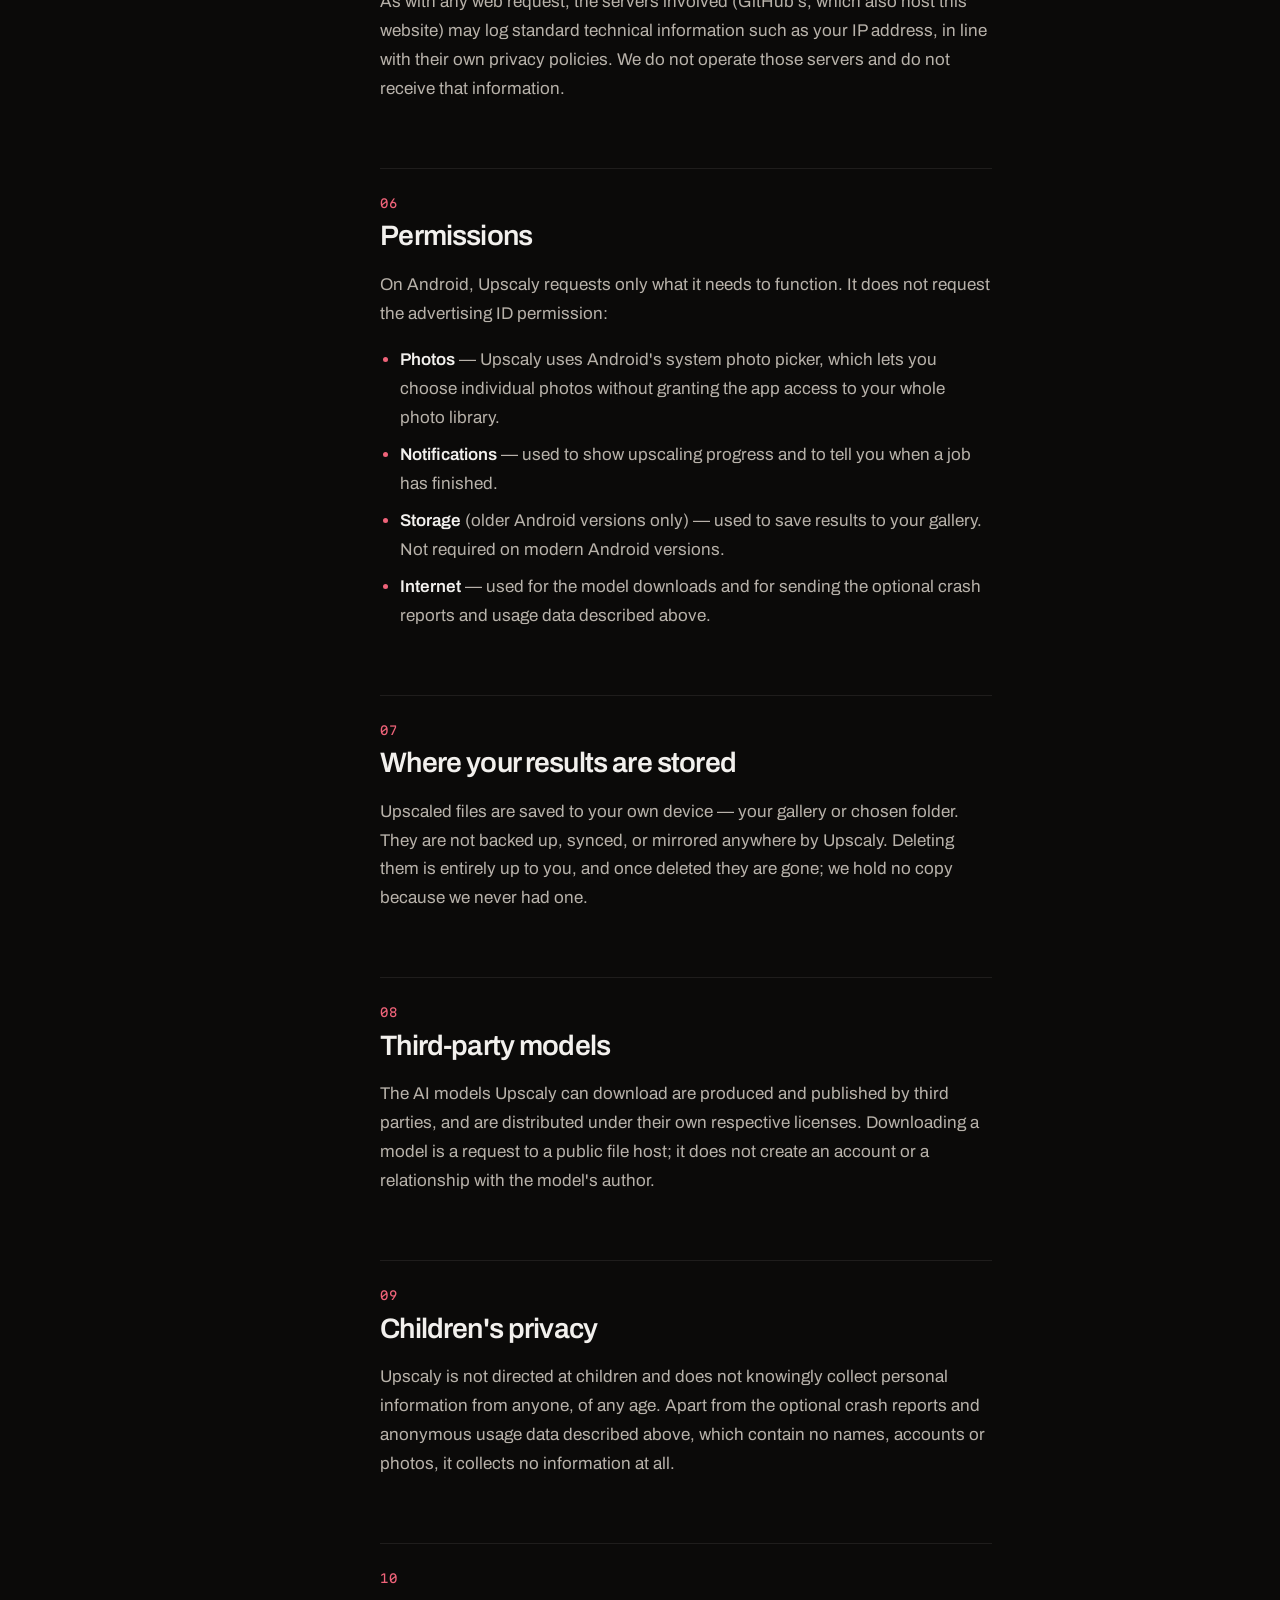
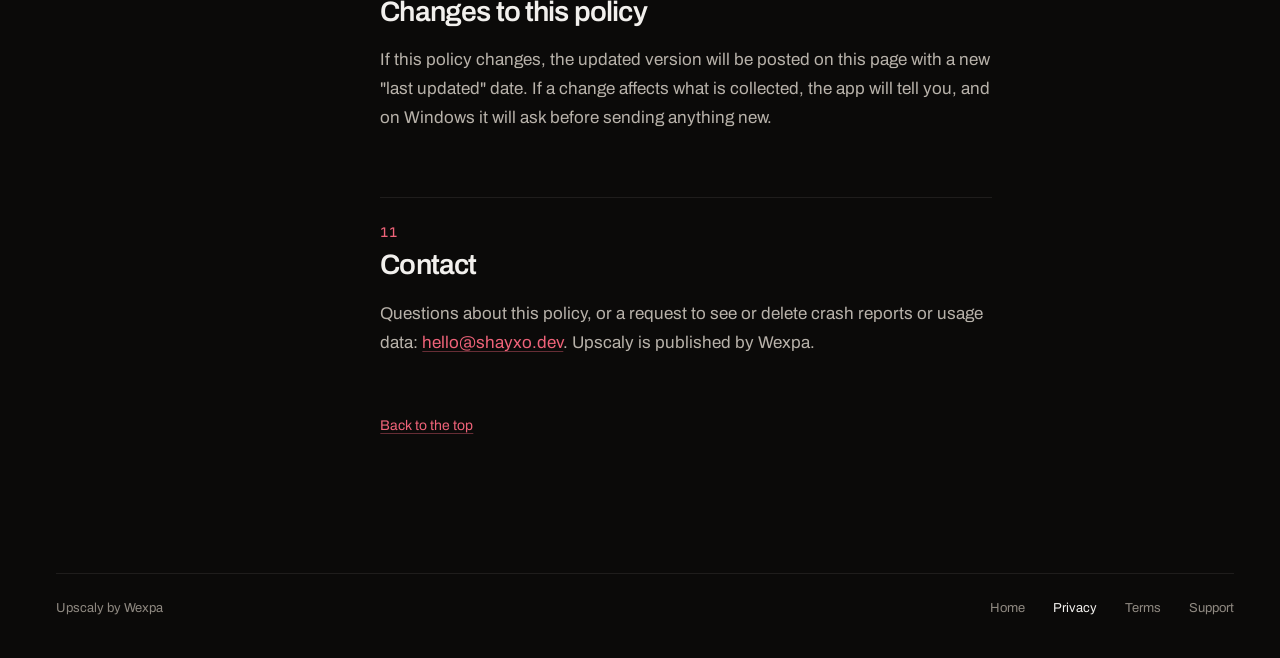
<file: privacy.html>
<!doctype html>
<html lang="en">
<head>
<meta charset="utf-8">
<meta name="viewport" content="width=device-width, initial-scale=1, viewport-fit=cover">
<title>Privacy Policy — Upscaly</title>
<meta name="description" content="Upscaly's privacy policy. Everything is processed on your own device; nothing you upscale is ever uploaded. Crash reports and usage data are optional and never include your photos.">
<link rel="canonical" href="https://upscaly.shayxo.dev/privacy.html">
<meta name="robots" content="index, follow">
<link rel="icon" href="assets/icon-512.png">
<meta name="theme-color" content="#0b0a09">

<meta property="og:site_name" content="Upscaly">
<meta property="og:title" content="Privacy Policy — Upscaly">
<meta property="og:description" content="Upscaly's privacy policy. Everything is processed on your own device; nothing you upscale is ever uploaded.">
<meta property="og:type" content="website">
<meta property="og:locale" content="en_US">
<meta property="og:url" content="https://upscaly.shayxo.dev/privacy.html">
<meta property="og:image" content="https://upscaly.shayxo.dev/assets/og-image.jpg">
<meta property="og:image:width" content="1200">
<meta property="og:image:height" content="630">
<meta name="twitter:card" content="summary_large_image">
<meta name="twitter:title" content="Privacy Policy — Upscaly">
<meta name="twitter:image" content="https://upscaly.shayxo.dev/assets/og-image.jpg">
<link rel="preconnect" href="https://fonts.googleapis.com">
<link rel="preconnect" href="https://fonts.gstatic.com" crossorigin>
<link rel="stylesheet" href="https://fonts.googleapis.com/css2?family=Archivo:wght@400..800&amp;family=Martian+Mono:wght@400;500&amp;display=swap">
<link rel="stylesheet" href="assets/home.css?v=25">
<link rel="stylesheet" href="assets/legal.css?v=3">
<script type="application/ld+json">
{
  "@context": "https://schema.org",
  "@type": "WebPage",
  "name": "Privacy Policy — Upscaly",
  "url": "https://upscaly.shayxo.dev/privacy.html",
  "inLanguage": "en",
  "isPartOf": {
    "@type": "WebSite",
    "name": "Upscaly",
    "url": "https://upscaly.shayxo.dev/"
  },
  "breadcrumb": {
    "@type": "BreadcrumbList",
    "itemListElement": [
      {
        "@type": "ListItem",
        "position": 1,
        "name": "Upscaly",
        "item": "https://upscaly.shayxo.dev/"
      },
      {
        "@type": "ListItem",
        "position": 2,
        "name": "Privacy Policy",
        "item": "https://upscaly.shayxo.dev/privacy.html"
      }
    ]
  }
}
</script>
</head>
<body class="legal">
<div class="scene" aria-hidden="true"></div>
<img class="portrait" src="assets/bb-after.jpg" alt="" aria-hidden="true">

<header class="top">
  <a class="word" href="index.html">Upscaly</a>
  <nav aria-label="Pages">
    <a href="index.html">Home</a>
    <a href="terms.html">Terms</a>
  </nav>
  <a class="get" href="https://apps.microsoft.com/detail/9NFFHP49BVDT">Get it</a>
</header>

<main class="doc" id="top">
  <div class="doc-head">
    <p class="eyebrow">Legal · Last updated <time>24 November 2026</time></p>
    <h1 class="display">Privacy Policy</h1>
    <section class="short" aria-labelledby="short-title">
      <h2 id="short-title" class="eyebrow">The short version</h2>
      <ul>
        <li><a href="#what-upscaly-does-with-your-files">Your photos and videos are processed on your own device and never uploaded.</a></li>
        <li><a href="#what-we-collect">No accounts and no login. We cannot see what you upscale.</a></li>
        <li><a href="#what-we-collect">Windows: nothing is collected unless you turn on crash reports.</a></li>
        <li><a href="#crash-reports-and-usage-data-android">Android: crash reports and anonymous usage data are on by default, and you can switch them off in Settings.</a></li>
      </ul>
      <p class="note">The full text below is what counts.</p>
    </section>
  </div>
  <div class="doc-body">
    <details class="toc" open>
      <summary class="eyebrow">On this page</summary>
      <ol>
          <li><a href="#what-upscaly-does-with-your-files"><span class="num">01</span>What Upscaly does with your files</a></li>
          <li><a href="#what-we-collect"><span class="num">02</span>What we collect</a></li>
          <li><a href="#crash-reports-and-usage-data-android"><span class="num">03</span>Crash reports and usage data (Android)</a></li>
          <li><a href="#purchases"><span class="num">04</span>Purchases</a></li>
          <li><a href="#network-activity"><span class="num">05</span>Network activity</a></li>
          <li><a href="#permissions"><span class="num">06</span>Permissions</a></li>
          <li><a href="#where-your-results-are-stored"><span class="num">07</span>Where your results are stored</a></li>
          <li><a href="#third-party-models"><span class="num">08</span>Third-party models</a></li>
          <li><a href="#children-s-privacy"><span class="num">09</span>Children's privacy</a></li>
          <li><a href="#changes-to-this-policy"><span class="num">10</span>Changes to this policy</a></li>
          <li><a href="#contact"><span class="num">11</span>Contact</a></li>
      </ol>
    </details>
    <article class="prose">
<div>
    <p>
      Upscaly is a photo and video upscaling tool that runs entirely on your own device.
      This policy explains, in plain terms, what that means for your data. It covers both
      <strong>Upscaly for Windows</strong> and <strong>Upscaly for Android</strong>.
    </p>

    <h2 id="what-upscaly-does-with-your-files"><span class="num">01</span>What Upscaly does with your files</h2>
    <p>
      Every image or video you upscale is processed locally, on your own CPU and GPU.
      It is never uploaded, transmitted, or sent to us or to any third party — not for
      processing, not for backup, not for any other reason. There is no server involved
      in upscaling at all.
    </p>
    <p>
      Your original files are never modified. Upscaly writes each result as a new file
      and leaves the source exactly as it was.
    </p>

    <h2 id="what-we-collect"><span class="num">02</span>What we collect</h2>
    <p class="lead">
      <strong>Never your photos, videos or file names.</strong> Upscaly has no user accounts and
      no login. On Windows, nothing is collected unless you turn on crash reports. On Android,
      crash reports and anonymous usage data are on by default and can be switched off in
      Settings (details in the Android section below). Either way we cannot see what you upscale,
      and we do not know who you are.
    </p>
    <p class="lead">
      <strong>Crash reports (Windows, off by default).</strong> If you turn on
      <em>Send crash reports</em> in Settings and Upscaly crashes, the next launch sends one
      report to Sentry, our crash-reporting provider, which stores it in the EU. A report holds
      the app version, the Windows version, the error and where in Upscaly's code it happened,
      and, for the upscaling engine, the graphics card name, the model and the image size.
      Folder paths, file names, your user name and your pictures are removed before sending.
      IP addresses are not stored, though Sentry may derive an approximate country or city
      from the connection. Turn the setting off at any time to stop sending.
    </p>
    <p class="lead">
      <strong>Why we use crash reports (Windows).</strong> Only to find and fix crashes in Upscaly. They are
      never used for advertising, never sold, and never combined with other data.
    </p>
    <p class="lead">
      <strong>How they are kept safe (Windows).</strong> Reports are sent over an encrypted (HTTPS)
      connection and stored by Sentry in the EU. Only the Upscaly developer can read them.
      Sentry deletes each report automatically after at most 90 days.
    </p>
    <p class="lead">
      <strong>Your choices and rights (Windows).</strong> Crash reports are sent only with your consent,
      which you give by turning the setting on and can withdraw at any time by turning it off.
      If you live in the EU, UK or a similar jurisdiction, you have the right to ask what we hold
      about you, to have it corrected or deleted, and to complain to your data-protection
      authority. Because reports carry no name, account or IP address, we usually cannot tell
      which reports are yours; email us the approximate date and time of the crash and we will
      find and delete the matching reports within 30 days.
    </p>
    <p>
      Upscaly does need access to the photos and videos you choose to open, in order to
      upscale them. That access happens only on your device, only for the files you select,
      and the files never leave it.
    </p>

    <h2 id="crash-reports-and-usage-data-android"><span class="num">03</span>Crash reports and usage data (Android)</h2>
    <!-- Retention sources (checked 24 Nov 2026):
         Crashlytics: https://firebase.google.com/support/privacy ("for 90 days before starting the process of removing it from live and backup systems").
         Google Analytics 4 event data: 2 months by default, adjustable up to 14 months in the property settings
         (options listed at https://support.google.com/analytics/answer/7667196). The Upscaly property (565705891) was created 24 Nov 2026 and its retention setting has not been changed from the default. -->
    <p>
      From version 1.0.5, Upscaly for Android uses two Google Firebase services, with Google acting
      as our service provider: <strong>Firebase Crashlytics</strong> for crash reports and
      <strong>Google Analytics for Firebase</strong> for anonymous usage events. Both are
      <strong>on by default</strong>. You can turn both off at any time in the app under
      <em>Settings → Send crash reports and usage data</em>. Your photos are never part of either.
    </p>
    <p class="lead">
      <strong>Crash reports (Crashlytics)</strong> contain: the error and where in the code it
      happened (stack trace), the app version, your device model, the Android version, free memory
      and disk space, the graphics (GPU/Vulkan) level and chip name, the AI model in use, and a
      random Crashlytics installation ID. If an upscale or a model install fails without crashing,
      a short error message is sent as well, with file paths removed.
    </p>
    <p class="lead">
      <strong>Usage events (Analytics)</strong> are: upscale started and finished (model, scale,
      a rough duration range and whether it succeeded), result saved, a promo card shown or used,
      the review prompt requested, and a bundled model failing to install. Firebase also records its
      automatic events (first open, app updates, session start), your device model, Android version,
      app version, an approximate country that Google derives from your IP address (Google does not
      store the IP address), and a random app-instance ID. They contain no photos, file names,
      names, email addresses or precise location.
    </p>
    <p class="lead">
      <strong>Why.</strong> Only to find and fix crashes and to see which features and models are
      used, so we can improve Upscaly. The data is not used for advertising, not sold, and not
      combined with other data. Upscaly for Android does not read your advertising ID.
    </p>
    <p class="lead">
      <strong>How long it is kept.</strong> Google keeps Crashlytics crash data for 90 days before
      it starts removing it from its live and backup systems. Analytics event data is kept for
      2 months (Google's default, which we have not changed). Data is sent over an encrypted (HTTPS) connection, and only the Upscaly developer
      can read it.
    </p>
    <p class="lead">
      <strong>Your choices.</strong> Switch the setting off and nothing further is sent.
      Uninstalling the app resets the random IDs. Because the IDs are random and carry no name or
      account, we usually cannot tell which data is yours; to ask what we hold or to have it
      deleted, email us the app version and the approximate date and we will help within 30 days.
      Google's handling of this data is described in the Firebase privacy information at
      <a href="https://firebase.google.com/support/privacy">firebase.google.com/support/privacy</a>.
    </p>

    <h2 id="purchases"><span class="num">04</span>Purchases</h2>
    <p>
      Upscaly for Windows is bought through the Microsoft Store. Upscaly for Android is free on
      Google Play and has no in-app purchases. Payment, trials and licensing are handled entirely by
      Microsoft or Google under their own privacy statements. We never see your payment details. The stores give us
      aggregated sales reports; they do not identify you to us.
    </p>

    <h2 id="network-activity"><span class="num">05</span>Network activity</h2>
    <p>
      Upscaly makes network requests for these purposes only:
    </p>
    <ul>
      <li>
        <strong>Downloading AI models you choose to install.</strong> Model files are fetched
        from public repositories on GitHub. These are one-directional downloads — no image,
        file name, or personal information is included in the request.
      </li>
      <li>
        <strong>Checking the list of available models.</strong> Upscaly reads a public list of
        models from this website (upscaly.shayxo.dev) so it can show you what is available. No image, file name, or personal
        information is included in the request.
      </li>
      <li>
        <strong>Downloading FFmpeg</strong> (Windows only), the video toolkit used to read and
        write video files. It is fetched from its public upstream release on GitHub the first time
        you upscale a video. No image, file name, or personal information is included in the request.
      </li>
      <li>
        <strong>Sending crash reports</strong> (Windows, only if you turn them on), as described
        above, to Sentry.
      </li>
      <li>
        <strong>Sending crash reports and usage events</strong> (Android, on by default, off in
        Settings), as described above, to Google Firebase.
      </li>
    </ul>
    <p>
      App updates on Windows are delivered by the Microsoft Store, not by Upscaly itself.
    </p>
    <p>
      As with any web request, the servers involved (GitHub's, which also host this website) may log standard technical
      information such as your IP address, in line with their own privacy policies. We do
      not operate those servers and do not receive that information.
    </p>

    <h2 id="permissions"><span class="num">06</span>Permissions</h2>
    <p>On Android, Upscaly requests only what it needs to function. It does not request the advertising ID permission:</p>
    <ul>
      <li><strong>Photos</strong> — Upscaly uses Android's system photo picker, which lets you choose individual photos without granting the app access to your whole photo library.</li>
      <li><strong>Notifications</strong> — used to show upscaling progress and to tell you when a job has finished.</li>
      <li><strong>Storage</strong> (older Android versions only) — used to save results to your gallery. Not required on modern Android versions.</li>
      <li><strong>Internet</strong> — used for the model downloads and for sending the optional crash reports and usage data described above.</li>
    </ul>

    <h2 id="where-your-results-are-stored"><span class="num">07</span>Where your results are stored</h2>
    <p>
      Upscaled files are saved to your own device — your gallery or chosen folder. They are
      not backed up, synced, or mirrored anywhere by Upscaly. Deleting them is entirely up
      to you, and once deleted they are gone; we hold no copy because we never had one.
    </p>

    <h2 id="third-party-models"><span class="num">08</span>Third-party models</h2>
    <p>
      The AI models Upscaly can download are produced and published by third parties, and are
      distributed under their own respective licenses. Downloading a model is a request to a
      public file host; it does not create an account or a relationship with the model's author.
    </p>

    <h2 id="children-s-privacy"><span class="num">09</span>Children's privacy</h2>
    <p>
      Upscaly is not directed at children and does not knowingly collect personal information from
      anyone, of any age. Apart from the optional crash reports and anonymous usage data described
      above, which contain no names, accounts or photos, it collects no information at all.
    </p>

    <h2 id="changes-to-this-policy"><span class="num">10</span>Changes to this policy</h2>
    <p>
      If this policy changes, the updated version will be posted on this page with a new
      "last updated" date. If a change affects what is collected, the app will tell you, and on Windows it will ask before
      sending anything new.
    </p>

    <h2 id="contact"><span class="num">11</span>Contact</h2>
    <p>
      Questions about this policy, or a request to see or delete crash reports or usage data:
      <a href="mailto:hello@shayxo.dev">hello@shayxo.dev</a>. Upscaly is published by Wexpa.
    </p>
  </div>
      <p class="back"><a href="#top">Back to the top</a></p>
    </article>
  </div>
</main>

<footer>
  <div class="wrap">
    <span>Upscaly by Wexpa</span>
    <span class="grow"></span>
    <a href="index.html">Home</a>
    <a href="privacy.html" aria-current="page">Privacy</a>
    <a href="terms.html">Terms</a>
    <a href="mailto:hello@shayxo.dev">Support</a>
  </div>
</footer>
<script>
(function () {
  /* on a phone the contents start folded, so the text is the first thing you see */
  var toc = document.querySelector('.toc');
  if (window.matchMedia('(max-width: 820px)').matches) toc.removeAttribute('open');
  toc.querySelectorAll('a').forEach(function (a) { a.addEventListener('click', function () { if (window.matchMedia('(max-width: 820px)').matches) toc.removeAttribute('open'); }); });
  /* mark the section being read in the contents list */
  var links = [].slice.call(toc.querySelectorAll('a')), heads = links.map(function (a) { return document.getElementById(a.hash.slice(1)); });
  function pick() {
    var y = 120, cur = 0;
    heads.forEach(function (h, i) { if (h && h.getBoundingClientRect().top < y) cur = i; });
    links.forEach(function (a, i) { a.classList.toggle('on', i === cur); });
  }
  window.addEventListener('scroll', pick, { passive: true }); pick();
})();
</script>
</body>
</html>
</file>
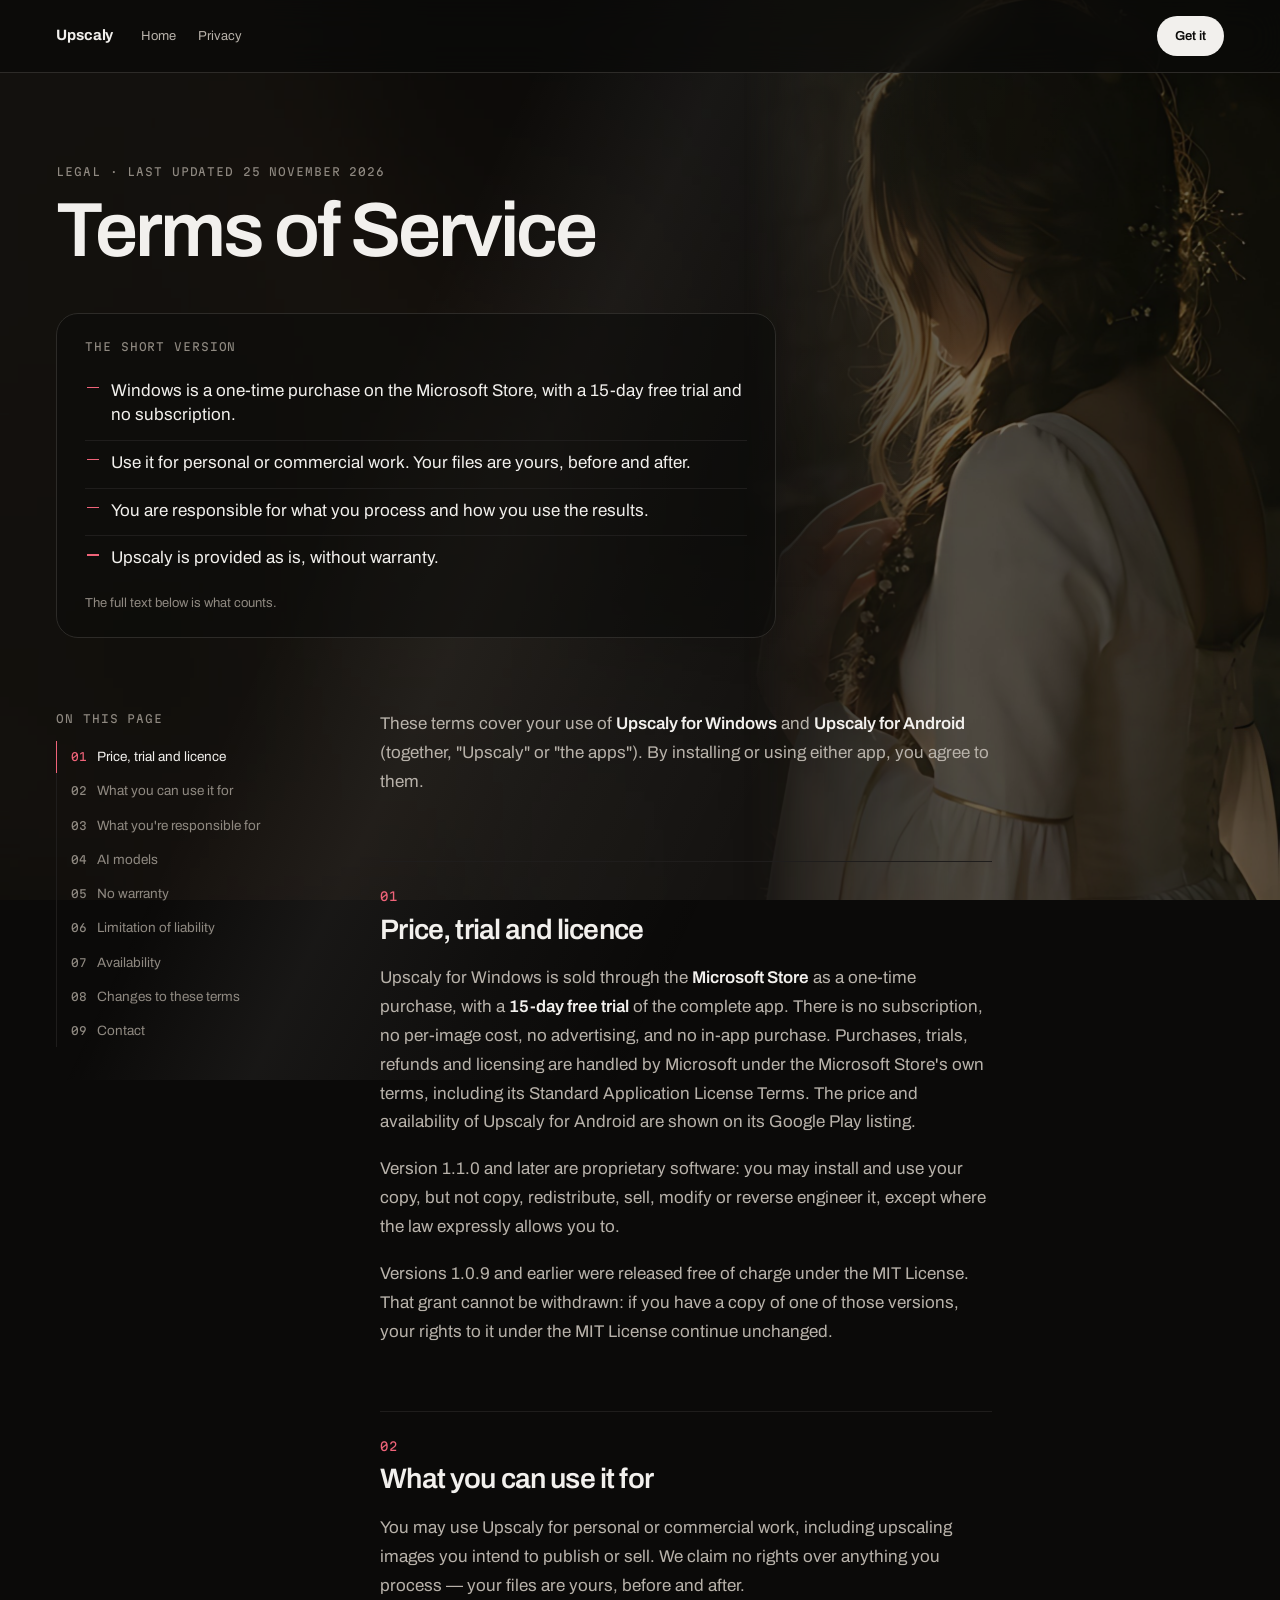
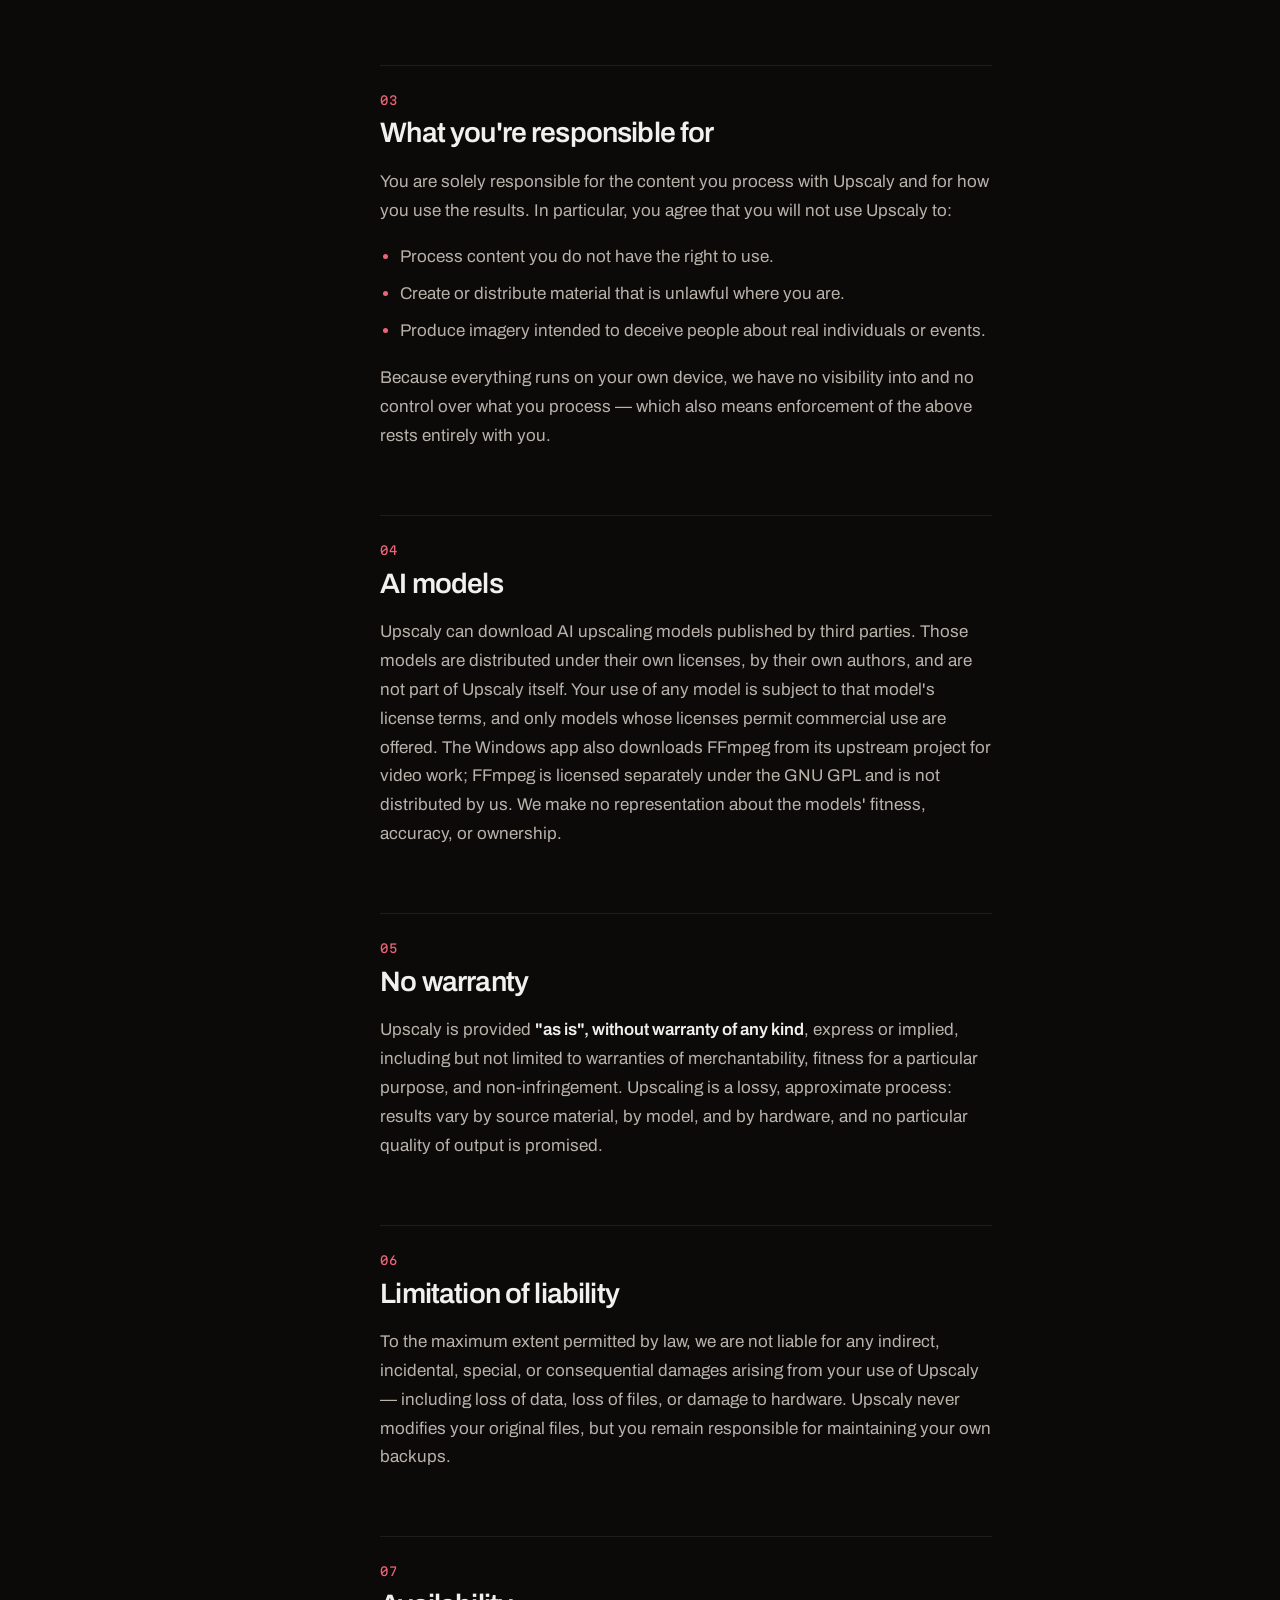
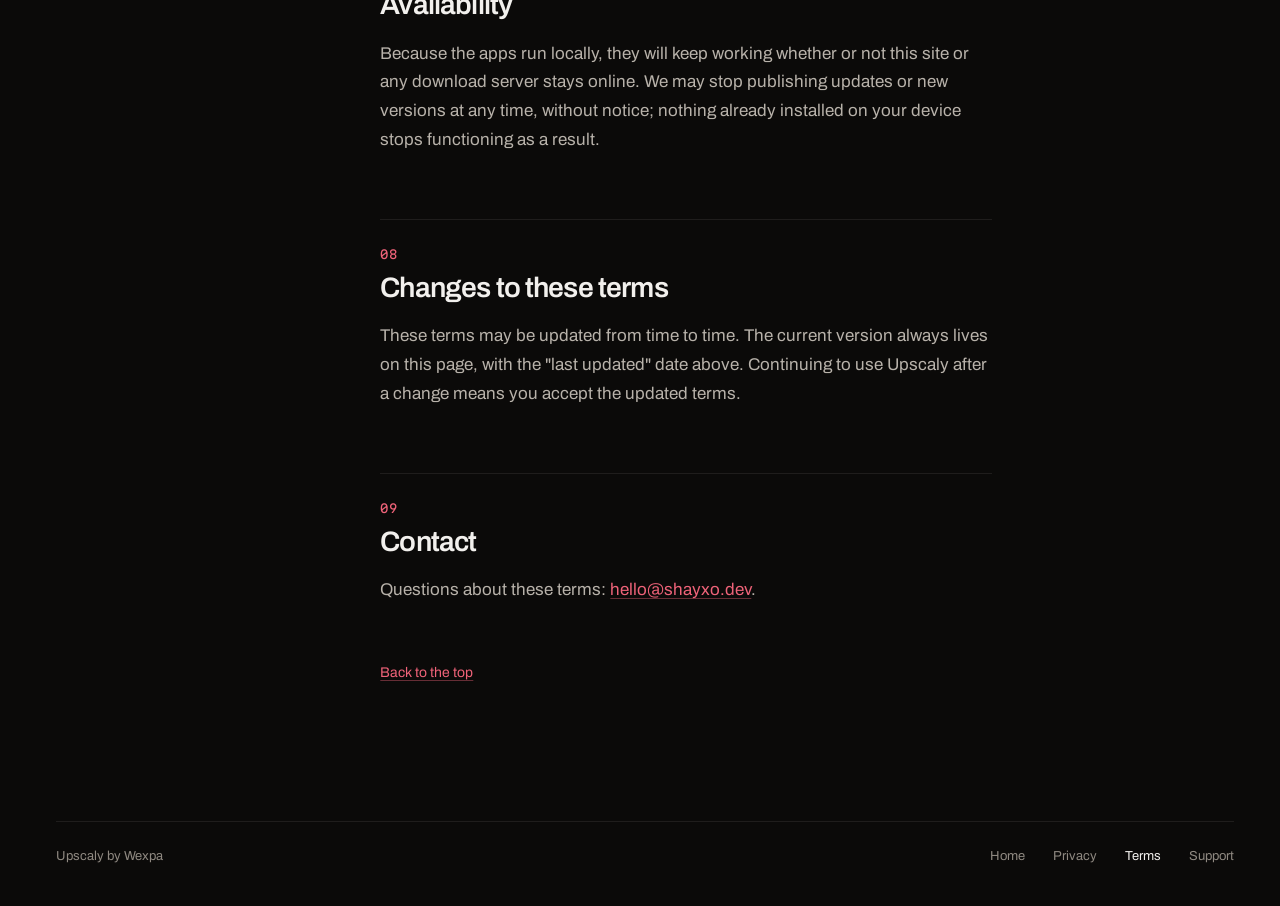
<file: terms.html>
<!doctype html>
<html lang="en">
<head>
<meta charset="utf-8">
<meta name="viewport" content="width=device-width, initial-scale=1, viewport-fit=cover">
<title>Terms of Service — Upscaly</title>
<meta name="description" content="Terms for Upscaly on Windows and Android: a one-time purchase with a 15-day free trial, personal and commercial use allowed, and your files stay yours.">
<link rel="canonical" href="https://upscaly.shayxo.dev/terms.html">
<meta name="robots" content="index, follow">
<link rel="icon" href="assets/icon-512.png">
<meta name="theme-color" content="#0b0a09">

<meta property="og:site_name" content="Upscaly">
<meta property="og:title" content="Terms of Service — Upscaly">
<meta property="og:description" content="Terms for Upscaly on Windows and Android: a one-time purchase with a 15-day free trial, personal and commercial use allowed.">
<meta property="og:type" content="website">
<meta property="og:locale" content="en_US">
<meta property="og:url" content="https://upscaly.shayxo.dev/terms.html">
<meta property="og:image" content="https://upscaly.shayxo.dev/assets/og-image.jpg">
<meta property="og:image:width" content="1200">
<meta property="og:image:height" content="630">
<meta name="twitter:card" content="summary_large_image">
<meta name="twitter:title" content="Terms of Service — Upscaly">
<meta name="twitter:image" content="https://upscaly.shayxo.dev/assets/og-image.jpg">
<link rel="preconnect" href="https://fonts.googleapis.com">
<link rel="preconnect" href="https://fonts.gstatic.com" crossorigin>
<link rel="stylesheet" href="https://fonts.googleapis.com/css2?family=Archivo:wght@400..800&amp;family=Martian+Mono:wght@400;500&amp;display=swap">
<link rel="stylesheet" href="assets/home.css?v=25">
<link rel="stylesheet" href="assets/legal.css?v=3">
<script type="application/ld+json">
{
  "@context": "https://schema.org",
  "@type": "WebPage",
  "name": "Terms of Service — Upscaly",
  "url": "https://upscaly.shayxo.dev/terms.html",
  "inLanguage": "en",
  "isPartOf": {
    "@type": "WebSite",
    "name": "Upscaly",
    "url": "https://upscaly.shayxo.dev/"
  },
  "breadcrumb": {
    "@type": "BreadcrumbList",
    "itemListElement": [
      {
        "@type": "ListItem",
        "position": 1,
        "name": "Upscaly",
        "item": "https://upscaly.shayxo.dev/"
      },
      {
        "@type": "ListItem",
        "position": 2,
        "name": "Terms of Service",
        "item": "https://upscaly.shayxo.dev/terms.html"
      }
    ]
  }
}
</script>
</head>
<body class="legal">
<div class="scene" aria-hidden="true"></div>
<img class="portrait" src="assets/bb-after.jpg" alt="" aria-hidden="true">

<header class="top">
  <a class="word" href="index.html">Upscaly</a>
  <nav aria-label="Pages">
    <a href="index.html">Home</a>
    <a href="privacy.html">Privacy</a>
  </nav>
  <a class="get" href="https://apps.microsoft.com/detail/9NFFHP49BVDT">Get it</a>
</header>

<main class="doc" id="top">
  <div class="doc-head">
    <p class="eyebrow">Legal · Last updated <time>25 November 2026</time></p>
    <h1 class="display">Terms of Service</h1>
    <section class="short" aria-labelledby="short-title">
      <h2 id="short-title" class="eyebrow">The short version</h2>
      <ul>
        <li><a href="#price-trial-and-licence">Windows is a one-time purchase on the Microsoft Store, with a 15-day free trial and no subscription.</a></li>
        <li><a href="#what-you-can-use-it-for">Use it for personal or commercial work. Your files are yours, before and after.</a></li>
        <li><a href="#what-you-re-responsible-for">You are responsible for what you process and how you use the results.</a></li>
        <li><a href="#no-warranty">Upscaly is provided as is, without warranty.</a></li>
      </ul>
      <p class="note">The full text below is what counts.</p>
    </section>
  </div>
  <div class="doc-body">
    <details class="toc" open>
      <summary class="eyebrow">On this page</summary>
      <ol>
          <li><a href="#price-trial-and-licence"><span class="num">01</span>Price, trial and licence</a></li>
          <li><a href="#what-you-can-use-it-for"><span class="num">02</span>What you can use it for</a></li>
          <li><a href="#what-you-re-responsible-for"><span class="num">03</span>What you're responsible for</a></li>
          <li><a href="#ai-models"><span class="num">04</span>AI models</a></li>
          <li><a href="#no-warranty"><span class="num">05</span>No warranty</a></li>
          <li><a href="#limitation-of-liability"><span class="num">06</span>Limitation of liability</a></li>
          <li><a href="#availability"><span class="num">07</span>Availability</a></li>
          <li><a href="#changes-to-these-terms"><span class="num">08</span>Changes to these terms</a></li>
          <li><a href="#contact"><span class="num">09</span>Contact</a></li>
      </ol>
    </details>
    <article class="prose">
<div>
    <p>
      These terms cover your use of <strong>Upscaly for Windows</strong> and
      <strong>Upscaly for Android</strong> (together, "Upscaly" or "the apps"). By installing
      or using either app, you agree to them.
    </p>

    <h2 id="price-trial-and-licence"><span class="num">01</span>Price, trial and licence</h2>
    <p>
      Upscaly for Windows is sold through the <strong>Microsoft Store</strong> as a one-time
      purchase, with a <strong>15-day free trial</strong> of the complete app. There is no
      subscription, no per-image cost, no advertising, and no in-app purchase. Purchases,
      trials, refunds and licensing are handled by Microsoft under the Microsoft Store's own
      terms, including its Standard Application License Terms. The price and availability of
      Upscaly for Android are shown on its Google Play listing.
    </p>
    <p>
      Version 1.1.0 and later are proprietary software: you may install and use your copy, but
      not copy, redistribute, sell, modify or reverse engineer it, except where the law
      expressly allows you to.
    </p>
    <p>
      Versions 1.0.9 and earlier were released free of charge under the MIT License. That
      grant cannot be withdrawn: if you have a copy of one of those versions, your rights to
      it under the MIT License continue unchanged.
    </p>

    <h2 id="what-you-can-use-it-for"><span class="num">02</span>What you can use it for</h2>
    <p>
      You may use Upscaly for personal or commercial work, including upscaling images you
      intend to publish or sell. We claim no rights over anything you process — your files
      are yours, before and after.
    </p>

    <h2 id="what-you-re-responsible-for"><span class="num">03</span>What you're responsible for</h2>
    <p>
      You are solely responsible for the content you process with Upscaly and for how you use
      the results. In particular, you agree that you will not use Upscaly to:
    </p>
    <ul>
      <li>Process content you do not have the right to use.</li>
      <li>Create or distribute material that is unlawful where you are.</li>
      <li>Produce imagery intended to deceive people about real individuals or events.</li>
    </ul>
    <p>
      Because everything runs on your own device, we have no visibility into and no control
      over what you process — which also means enforcement of the above rests entirely with you.
    </p>

    <h2 id="ai-models"><span class="num">04</span>AI models</h2>
    <p>
      Upscaly can download AI upscaling models published by third parties. Those models are
      distributed under their own licenses, by their own authors, and are not part of Upscaly
      itself. Your use of any model is subject to that model's license terms, and only models
      whose licenses permit commercial use are offered. The Windows app also downloads FFmpeg
      from its upstream project for video work; FFmpeg is licensed separately under the GNU GPL
      and is not distributed by us. We make no representation about the models' fitness,
      accuracy, or ownership.
    </p>

    <h2 id="no-warranty"><span class="num">05</span>No warranty</h2>
    <p>
      Upscaly is provided <strong>"as is", without warranty of any kind</strong>, express or
      implied, including but not limited to warranties of merchantability, fitness for a
      particular purpose, and non-infringement. Upscaling is a lossy, approximate process:
      results vary by source material, by model, and by hardware, and no particular quality
      of output is promised.
    </p>

    <h2 id="limitation-of-liability"><span class="num">06</span>Limitation of liability</h2>
    <p>
      To the maximum extent permitted by law, we are not liable for any indirect, incidental,
      special, or consequential damages arising from your use of Upscaly — including loss of
      data, loss of files, or damage to hardware. Upscaly never modifies your original files,
      but you remain responsible for maintaining your own backups.
    </p>

    <h2 id="availability"><span class="num">07</span>Availability</h2>
    <p>
      Because the apps run locally, they will keep working whether or not this site or any
      download server stays online. We may stop publishing updates or new versions at any
      time, without notice; nothing already installed on your device stops functioning as
      a result.
    </p>

    <h2 id="changes-to-these-terms"><span class="num">08</span>Changes to these terms</h2>
    <p>
      These terms may be updated from time to time. The current version always lives on this
      page, with the "last updated" date above. Continuing to use Upscaly after a change
      means you accept the updated terms.
    </p>

    <h2 id="contact"><span class="num">09</span>Contact</h2>
    <p>
      Questions about these terms: <a href="mailto:hello@shayxo.dev">hello@shayxo.dev</a>.
    </p>
  </div>
      <p class="back"><a href="#top">Back to the top</a></p>
    </article>
  </div>
</main>

<footer>
  <div class="wrap">
    <span>Upscaly by Wexpa</span>
    <span class="grow"></span>
    <a href="index.html">Home</a>
    <a href="privacy.html">Privacy</a>
    <a href="terms.html" aria-current="page">Terms</a>
    <a href="mailto:hello@shayxo.dev">Support</a>
  </div>
</footer>
<script>
(function () {
  /* on a phone the contents start folded, so the text is the first thing you see */
  var toc = document.querySelector('.toc');
  if (window.matchMedia('(max-width: 820px)').matches) toc.removeAttribute('open');
  toc.querySelectorAll('a').forEach(function (a) { a.addEventListener('click', function () { if (window.matchMedia('(max-width: 820px)').matches) toc.removeAttribute('open'); }); });
  /* mark the section being read in the contents list */
  var links = [].slice.call(toc.querySelectorAll('a')), heads = links.map(function (a) { return document.getElementById(a.hash.slice(1)); });
  function pick() {
    var y = 120, cur = 0;
    heads.forEach(function (h, i) { if (h && h.getBoundingClientRect().top < y) cur = i; });
    links.forEach(function (a, i) { a.classList.toggle('on', i === cur); });
  }
  window.addEventListener('scroll', pick, { passive: true }); pick();
})();
</script>
</body>
</html>
</file>
<file: assets/home.css>
/* Upscaly site styles. Tokens copied from the Windows app (image upscaler/src/index.css).
   Layout idea: the words own the left half, the portrait owns the right half for the whole scroll.
   Shared by index.html and the legal pages (which add legal.css). */

/* ---------- tokens ---------- */
:root {
  --bg-base: #0b0a09; --bg-panel: #0d0c0b; --bg-elevated: #121110; --bg-hover: #1c1b19; --bezel: #131110;
  --border-default: #1f1d1c; --border-subtle: #2d2b28; --border-hover: #403c36;
  --text-primary: #f2f0ed; --text-secondary: #b8b2aa; --text-tertiary: #9d978f; --text-muted: #8f8981;
  --accent: #a80b24; --accent-fg: #ef6379;
  --ease-out: cubic-bezier(0.23, 1, 0.32, 1); --ease-in-out: cubic-bezier(0.65, 0, 0.35, 1);
  --motion-fast: 100ms; --motion-normal: 200ms; --motion-slow: 300ms; --motion-scene: 900ms;
  --font-ui: 'Archivo', Helvetica, sans-serif; --font-mono: 'Martian Mono', ui-monospace, monospace;
}
@media (min-width: 821px) {
  :root { --edge: clamp(28px, 4.4vw, 88px); --col: min(620px, calc(50vw - var(--edge) - 48px)); }
}

/* ---------- base ---------- */
* { box-sizing: border-box; }
html { -webkit-text-size-adjust: 100%; scroll-behavior: smooth; }
body { margin: 0; background: var(--bg-base); color: var(--text-primary); font-family: var(--font-ui); line-height: 1.55; -webkit-font-smoothing: antialiased; overflow-x: hidden; }
::selection { background: var(--accent); color: var(--text-primary); }
:focus-visible { outline: 2px solid var(--accent-fg); outline-offset: 3px; border-radius: 6px; }
a { color: inherit; text-decoration: none; }
img { display: block; max-width: 100%; }
h1, h2, h3 { margin: 0; text-wrap: balance; }
p { margin: 0; }

/* the blurred photo behind every page */
.scene { position: fixed; inset: 0; z-index: -1; background: url(stage-blur.jpg) center 30% / cover no-repeat; }
.scene::before { content: ''; position: absolute; inset: 0; background: rgba(11, 10, 9, 0.48); }
.scene::after { content: ''; position: absolute; inset: -20%; background: linear-gradient(115deg, transparent 38%, rgba(242,240,237,0.06) 46%, rgba(242,240,237,0.025) 54%, transparent 62%); }

/* ---------- type ---------- */
/* Archivo at its normal width, sentence case, set tight */
.display { font-stretch: 100%; font-weight: 600; text-transform: none; letter-spacing: -0.04em; line-height: 0.96; }
.big { font-stretch: 100%; font-weight: 600; letter-spacing: -0.04em; font-size: clamp(6rem, 12vw, 10rem); line-height: 0.85; color: var(--accent-fg); }

/* ---------- layout ---------- */
.wrap { width: min(1320px, calc(100% - 2 * clamp(20px, 4vw, 64px))); margin: 0 auto; }
main { position: relative; z-index: 1; pointer-events: none; }
/* text never blocks the photo: only real controls catch the pointer, so the line can be dragged through the words */
main a, main button, main summary, main details[open] .body { pointer-events: auto; }
@media (min-width: 821px) {
  main .wrap, footer .wrap { max-width: var(--col); margin-left: var(--edge); margin-right: auto; padding-left: 0; padding-right: 0; }
}
@media (max-width: 820px) {
  main .wrap, footer .wrap { padding-left: 22px; padding-right: 22px; }
}

/* ---------- buttons ---------- */
.btn { display: inline-flex; align-items: center; justify-content: center; gap: 10px; height: 46px; padding: 0 20px; border-radius: 999px; font-weight: 600; font-size: 14px; transition: transform var(--motion-fast) var(--ease-out), background-color var(--motion-fast) var(--ease-out), border-color var(--motion-fast) var(--ease-out); }
.btn:active { transform: scale(0.97); }
.btn-primary { background: var(--text-primary); color: var(--bg-base); }
.btn-primary:hover { background: #fff; }
.btn-ghost { border: 1px solid var(--text-tertiary); color: var(--text-primary); }
.btn-ghost:hover { border-color: var(--text-secondary); }
.btn svg { width: 15px; height: 15px; flex: none; }
.get { display: inline-flex; align-items: center; height: 40px; padding: 0 18px; border-radius: 999px; background: var(--text-primary); color: var(--bg-base); font-weight: 600; font-size: 13px; transition: background-color var(--motion-fast) var(--ease-out); }
.get:hover { background: #fff; }

/* ---------- hero: the first screen ---------- */
.hero { padding: 0; }
.hero .slab { position: relative; width: 100%; height: 100vh; height: 100svh; }
.hero .screen { height: 100vh; height: 100svh; min-height: 560px; }
.bar { position: absolute; top: 24px; left: var(--edge); z-index: 3; display: flex; align-items: center; gap: 26px; transition: opacity var(--motion-slow) var(--ease-out); }
.bar .word { font-weight: 700; font-size: 15px; }
.notch { position: absolute; z-index: 3; }
.notch.tr { top: 0; right: 0; padding: 20px 24px 0 0; transition: opacity var(--motion-slow) var(--ease-out); }
.hero-copy { position: absolute; left: var(--edge); bottom: clamp(32px, 6vh, 72px); z-index: 2; max-width: calc(var(--col) + 80px); }
.hero-copy .kicker { margin: 0 0 18px; max-width: none; font-family: var(--font-mono); font-size: 12px; letter-spacing: 0.08em; text-transform: uppercase; color: var(--text-secondary); }
.hero-copy h1 { font-size: clamp(2.8rem, 4.4vw, 4.8rem); }
.hero-copy p { margin: 16px 0 26px; max-width: 38ch; color: var(--text-secondary); font-size: 18px; }
.hero-copy .terms { margin: 14px 0 0; font-size: 13px; color: var(--text-muted); }
/* a soft left-hand shade so the words read over the photo */
.shade { position: fixed; inset: 0; z-index: 0; pointer-events: none; background: linear-gradient(90deg, rgba(11,10,9,0.55) 0%, rgba(11,10,9,0.2) 45%, rgba(11,10,9,0) 60%); }
/* past the first screen the corner button leaves and a slim bar keeps "Get it" in reach */
body.scrolled .hero .notch.tr { opacity: 0; pointer-events: none; }
.stick { position: fixed; z-index: 20; top: 0; left: 0; right: 0; display: flex; align-items: center; gap: 20px; padding: 12px var(--edge, 18px);
  background: rgba(11, 10, 9, 0.72); backdrop-filter: blur(16px); -webkit-backdrop-filter: blur(16px); border-bottom: 1px solid var(--border-subtle);
  transform: translateY(-100%); opacity: 0; pointer-events: none;
  transition: transform var(--motion-slow) var(--ease-out), opacity var(--motion-slow) var(--ease-out); }
body.scrolled .stick { transform: none; opacity: 1; pointer-events: auto; }
.stick .word { font-weight: 700; font-size: 15px; letter-spacing: -0.01em; }
.stick .grow { flex: 1; }
.stick .price { font-size: 13px; color: var(--text-secondary); }

/* the page arrives as soft placeholders, then the photo and words fill in */
.js .build .fill { opacity: 0; transition: opacity 500ms var(--ease-out); }
.js .build .ph { position: absolute; border-radius: 999px; background: var(--bg-hover); transition: opacity 300ms var(--ease-out); }
.js .build.on .fill { opacity: 1; }
.js .build.on .ph { opacity: 0; }

/* ---------- the portrait: a before/after compare, fixed on the right for the whole scroll ---------- */
.compare { position: absolute; inset: 0; cursor: ew-resize; touch-action: pan-y; user-select: none; -webkit-user-select: none; }
.compare img { position: absolute; inset: 0; width: 100%; height: 100%; object-fit: cover; pointer-events: none; }
.compare .z { position: absolute; inset: 0; transform: translate(calc((50 - var(--ox, 50)) * var(--k, 1) * 1%), calc((46 - var(--oy, 46)) * var(--k, 1) * 1%)) scale(var(--k, 1)); transform-origin: 50% 46%; transition: transform var(--motion-scene) var(--ease-out); will-change: transform; }
.compare > .before { position: absolute; inset: 0; overflow: hidden; clip-path: inset(0 calc(100% - var(--split, 50%)) 0 0); }
.compare .zt { pointer-events: none; z-index: 1; }
.compare .line { position: absolute; top: 0; bottom: 0; left: var(--split, 50%); width: 1.5px; margin-left: -0.75px; background: rgba(242,240,237,0.85); pointer-events: none; }
.compare .knob { position: absolute; top: var(--knob-y, 50%); left: var(--split, 50%); width: 38px; height: 38px; margin: -19px 0 0 -19px; border-radius: 999px; background: var(--text-primary); color: var(--bg-base); display: grid; place-items: center; pointer-events: none; transition: transform var(--motion-fast) var(--ease-out); }
.compare.dragging .knob { transform: scale(1.12); }
.compare .knob svg { width: 14px; height: 14px; }
.compare .tag { position: absolute; top: 74px; z-index: 2; font-family: var(--font-mono); font-size: 10.5px; letter-spacing: 0.08em; text-transform: uppercase; padding: 6px 10px; border-radius: 999px; background: rgba(11,10,9,0.72); border: 1px solid var(--border-subtle); pointer-events: none; white-space: nowrap; }
.compare .tag.l { left: calc(var(--split, 50%) - 10px); transform: translateX(-100%); color: var(--text-secondary); }
.compare .tag.r { left: calc(var(--split, 50%) + 10px); color: var(--accent-fg); }

.hero .compare { position: fixed; z-index: 0; top: 0; right: 0; bottom: auto; left: 50%; width: auto; height: 100vh;
  -webkit-mask-image: linear-gradient(90deg, transparent 0, #000 22%); mask-image: linear-gradient(90deg, transparent 0, #000 22%);
  transition: opacity var(--motion-slow) var(--ease-out); }
.hero .compare img { object-position: center 30% !important; }
.hero .compare:focus-visible { outline: 2px solid var(--accent-fg); outline-offset: -6px; }
.hero .compare .tag { top: 18%; opacity: 0; }
body.tags .hero .compare .tag { opacity: 1; }

/* choreography: each chapter moves the photo; the visitor's hand (or a scripted glide) skips the easing */
.hero .compare .before { transition: clip-path var(--motion-scene) var(--ease-out); }
.hero .compare .line, .hero .compare .knob { transition: left var(--motion-scene) var(--ease-out), opacity var(--motion-slow) var(--ease-out), transform var(--motion-fast) var(--ease-out); }
.hero .compare .tag { transition: left var(--motion-scene) var(--ease-out), opacity var(--motion-slow) var(--ease-out); }
.hero .compare.dragging .before, .hero .compare.sweep .before,
.hero .compare.dragging .line, .hero .compare.sweep .line,
.hero .compare.dragging .knob, .hero .compare.sweep .knob,
.hero .compare.dragging .tag, .hero .compare.sweep .tag { transition: none; }
/* stepping back: the photo dims and the line leaves while you read */
html body[data-dim="1"] .hero .compare.fill { opacity: 0.45; }
body[data-dim="1"] .hero .compare .line, body[data-dim="1"] .hero .compare .knob, body[data-dim="1"] .hero .compare .tag { opacity: 0; }

/* the frame that shows where a zoom is heading; it rides the zoom and fades as it fills the view */
.compare .target { position: absolute; border: 1.5px solid rgba(242, 240, 237, 0.9); border-radius: 6px; opacity: 0; }
.compare .target.go { animation: target-frame calc(var(--motion-scene) + var(--motion-slow)) var(--ease-out) both; }
@keyframes target-frame { 0% { opacity: 0; } 20% { opacity: 1; } 70% { opacity: 0.8; } 100% { opacity: 0; } }

/* story progress: three marks beside the words that fill as you walk in */
.rail { position: fixed; z-index: 2; left: calc(var(--edge, 28px) / 2 - 1px); top: 50%; display: grid; gap: 6px; transform: translateY(-50%);
  opacity: 0; transition: opacity var(--motion-slow) var(--ease-out); pointer-events: none; }
.rail i { display: block; width: 2px; height: 28px; border-radius: 2px; background: var(--border-hover); transition: background-color var(--motion-slow) var(--ease-out); }
body:not([data-step="0"]) .rail { opacity: 1; }
body[data-step="1"] .rail i:nth-child(-n+1), body[data-step="2"] .rail i:nth-child(-n+2), body[data-step="3"] .rail i:nth-child(-n+3) { background: var(--accent-fg); }

/* ---------- look closer: the zoom story ---------- */
.story { padding-top: clamp(24px, 4vh, 48px); }
.story .step { min-height: 56vh; display: flex; flex-direction: column; justify-content: center; opacity: 0.4; transition: opacity var(--motion-slow) var(--ease-out); }
.story .step.on { opacity: 1; }
.story .step:first-child { min-height: 44vh; }
.story .step:last-child { min-height: 50vh; }
.story h2 { font-size: clamp(2.8rem, 5.6vw, 5.2rem); }
.story h3, .panel h2 { font-size: clamp(2rem, 2.8vw, 2.8rem); font-weight: 600; letter-spacing: -0.035em; line-height: 1.04; }
.story p { margin: 16px 0 0; max-width: 34ch; font-size: 18px; color: var(--text-secondary); }
.story .n { font-family: var(--font-mono); font-size: 11px; letter-spacing: 0.08em; color: var(--accent-fg); margin-bottom: 14px; }

/* ---------- chapters ---------- */
main section.band { padding: clamp(48px, 8vh, 88px) 0 0; }
.head { max-width: 760px; margin-bottom: 40px; }
.head h2, .close h2 { font-size: clamp(2.6rem, 5vw, 4.6rem); font-weight: 600; letter-spacing: -0.035em; line-height: 1; }
.split2 { display: grid; grid-template-columns: 1fr; gap: 0; }
.panel + .panel { margin-top: clamp(56px, 9vh, 88px); }
.panel > p { margin-top: 16px; color: var(--text-secondary); font-size: 18px; max-width: 38ch; }
.panel h2.after-big { margin-top: 8px; }
.panel a.more { display: inline-block; margin-top: 22px; font-size: 14px; color: var(--accent-fg); text-decoration: underline; text-underline-offset: 4px; text-decoration-color: rgba(239,99,121,0.4); }
.facts { list-style: none; margin: 22px 0 0; padding: 0; display: grid; gap: 10px; }
.facts li { color: var(--text-secondary); font-size: 17px; padding-left: 18px; position: relative; }
.facts li::before { content: ''; position: absolute; left: 0; top: 0.72em; width: 8px; height: 1.5px; background: var(--text-muted); }

/* what's new */
.releases { margin-top: 32px; }
.release { display: grid; grid-template-columns: 1fr; gap: 16px; padding: 24px 0; border-top: 1px solid var(--border-default); }
.release:first-child { border-top: 0; }
.release .v { font-stretch: 100%; font-weight: 600; letter-spacing: -0.04em; font-size: 34px; }
.release .d { margin-top: 8px; font-family: var(--font-mono); font-size: 12px; letter-spacing: 0.06em; text-transform: uppercase; color: var(--text-muted); }
.release p { color: var(--text-secondary); font-size: 16px; max-width: 62ch; }
.release ul { margin: 16px 0 0; padding: 0; list-style: none; display: grid; grid-template-columns: 1fr; gap: 12px 28px; }
.release li { font-size: 16px; color: var(--text-secondary); }
.release li b { color: var(--text-primary); font-weight: 600; }
details.all { margin-top: 20px; border: 1px solid var(--border-default); border-radius: 16px; }
details.all > summary { list-style: none; cursor: pointer; display: inline-flex; justify-content: space-between; gap: 12px; padding: 10px 18px; border: 1px solid var(--border-default); border-radius: 999px; font-size: 15px; font-weight: 600; color: var(--text-secondary); transition: color var(--motion-fast) var(--ease-out); }
details.all > summary::-webkit-details-marker { display: none; }
details.all > summary:hover { color: var(--text-primary); }
details.all > summary i { font-style: normal; color: var(--accent-fg); transition: transform var(--motion-normal) var(--ease-out); }
details.all[open] > summary i { transform: rotate(45deg); }
details.all .body { padding: 6px 18px 20px; display: grid; grid-template-columns: 1fr; gap: 22px 32px; }
details.all h3 { margin: 0 0 8px; font-family: var(--font-mono); font-size: 10.5px; font-weight: 400; letter-spacing: 0.08em; text-transform: uppercase; color: var(--accent-fg); }
details.all ul { margin: 0; padding: 0; list-style: none; display: grid; gap: 8px; font-size: 13.5px; color: var(--text-secondary); }
details.all ul b { color: var(--text-primary); font-weight: 600; }

/* questions: one quiet list, each answer opens in place */
.faq { display: grid; border-top: 1px solid var(--border-default); }
.qa { border-bottom: 1px solid var(--border-default); }
.qa summary { list-style: none; cursor: pointer; display: flex; justify-content: space-between; gap: 20px; padding: 18px 0; font-size: 18px; font-weight: 600; color: var(--text-primary); }
.qa summary::-webkit-details-marker { display: none; }
.qa summary i { font-style: normal; color: var(--accent-fg); transition: transform var(--motion-normal) var(--ease-out); }
.qa[open] summary i { transform: rotate(45deg); }
.qa p { margin: -4px 0 20px; max-width: 52ch; font-size: 16px; color: var(--text-secondary); }

/* close + footer */
.close { padding: clamp(64px, 11vh, 120px) 0 clamp(48px, 8vh, 88px); text-align: left; }
.close p { margin: 18px 0 30px; color: var(--text-secondary); max-width: 44ch; font-size: 18px; }
.close .row { display: flex; justify-content: flex-start; gap: 10px; flex-wrap: wrap; }
footer { position: relative; z-index: 1; padding: 28px 0 40px; }
footer .wrap { display: flex; flex-wrap: wrap; gap: 14px 28px; align-items: center; padding-top: 24px; border-top: 1px solid var(--border-default); font-size: 13px; color: var(--text-muted); }
footer .grow { flex: 1; }
footer a:hover { color: var(--text-primary); }

/* ---------- phone ---------- */
@media (max-width: 820px) {
  .bar { top: 18px; left: 20px; }
  .notch.tr { padding: 14px 16px 0 0; }
  .hero .screen { min-height: 600px; }
  .hero-copy { left: 22px; right: 22px; bottom: 26px; max-width: 780px; }
  .hero-copy h1 { font-size: 2.6rem; }
  .hero-copy p { font-size: 15px; }
  .hero-copy .terms { font-size: 13px; }
  .hero-copy .btn { width: 100%; }
  .stick { padding: 10px 16px; }
  .stick .price { display: none; }

  /* the photo fills the screen behind the words; a bottom shade keeps them readable */
  .hero .compare { inset: 0; height: 100svh; width: 100%; -webkit-mask-image: none; mask-image: none; }
  .hero .compare img { object-position: center 34% !important; }
  .hero .compare .tag { display: none; }
  .shade { background: linear-gradient(0deg, rgba(11,10,9,0.92) 0%, rgba(11,10,9,0.6) 45%, rgba(11,10,9,0.2) 75%); }
  .shade::after { content: ''; position: absolute; inset: 0; background: rgba(11,10,9,0.72); opacity: 0; transition: opacity var(--motion-slow) var(--ease-out); }
  body[data-dim="1"] .shade::after, body[data-dim="m"] .shade::after { opacity: 1; }
  body[data-dim="m"] .hero .compare .knob, body[data-dim="m"] .hero .compare .line { opacity: 0; }
  .rail { display: none; }

  .story .step { min-height: 64svh; justify-content: flex-end; padding-bottom: 8vh; }
  .story .step:first-child { min-height: 44vh; }
  .story .step:last-child { min-height: 50vh; }
  .story h3, .panel h2 { font-size: clamp(1.8rem, 3vw, 2.6rem); }
  .story p, .panel > p { font-size: 17px; }
  .facts li { font-size: 14.5px; }
  main section.band { padding-top: 64px; }
  .close { padding: 80px 0 48px; }
  .close p { font-size: 17px; }
  footer .wrap { gap: 12px 22px; }
  footer .grow { flex-basis: 100%; height: 0; }
}

/* ---------- reduced motion: movement becomes an instant change, the feedback stays ---------- */
@media (prefers-reduced-motion: reduce) {
  html { scroll-behavior: auto; }
  *, *::before, *::after { transition-duration: 0.001ms !important; animation-duration: 0.001ms !important; }
  .compare .z, .story .step { transition: none; }
  .hero .compare .before, .hero .compare .line, .hero .compare .knob, .hero .compare .tag { transition: opacity var(--motion-normal) linear; }
  .stick { transition: opacity var(--motion-normal) linear; transform: none; }
  .compare .target { display: none; }
}
</file>
<file: assets/legal.css>
/* Legal pages and 404: the home page's world, set for reading. Loaded after home.css. */
.legal main { pointer-events: auto; }
.legal .scene::before { background: rgba(11, 10, 9, 0.82); }
/* the same portrait as the home page, held quietly on the right so the pages read as one site */
.legal .portrait { position: fixed; z-index: -1; top: 0; right: 0; height: 100vh; width: 42vw; object-fit: cover; object-position: center 30%; opacity: 0.42;
  -webkit-mask-image: linear-gradient(90deg, transparent 0, #000 40%); mask-image: linear-gradient(90deg, transparent 0, #000 40%); }

/* top bar */
.legal .top { position: sticky; top: 0; z-index: 5; display: flex; align-items: center; gap: 28px;
  padding: 16px var(--edge, 28px); background: rgba(11, 10, 9, 0.72); backdrop-filter: blur(16px); -webkit-backdrop-filter: blur(16px);
  border-bottom: 1px solid var(--border-subtle); }
.legal .top .word { font-weight: 700; font-size: 15px; letter-spacing: -0.01em; }
.legal .top nav { display: flex; gap: 22px; flex: 1; }
.legal .top nav a { font-size: 13px; color: var(--text-secondary); transition: color var(--motion-fast) var(--ease-out); }
.legal .top nav a:hover { color: var(--text-primary); }

/* heading block */
.doc { padding: clamp(56px, 10vh, 112px) var(--edge, 22px) clamp(64px, 10vh, 120px); max-width: 1200px; }
.eyebrow { margin: 0; font-family: var(--font-mono); font-size: 11px; font-weight: 400; letter-spacing: 0.08em; text-transform: uppercase; color: var(--text-muted); }
.doc-head h1 { margin-top: 14px; font-size: clamp(2.8rem, 6vw, 5.2rem); }

/* the short version: four plain lines, each a link into the full text */
.short { margin-top: clamp(32px, 5vh, 48px); max-width: 720px; padding: 24px 28px; border: 1px solid var(--border-subtle); border-radius: 22px; background: rgba(13, 12, 11, 0.6); }
.short ul { list-style: none; margin: 14px 0 0; padding: 0; display: grid; gap: 2px; }
.short li a { display: block; padding: 10px 0 10px 26px; position: relative; font-size: 17px; line-height: 1.45; color: var(--text-primary); border-top: 1px solid var(--border-default); transition: color var(--motion-fast) var(--ease-out); }
.short li:first-child a { border-top: 0; }
.short li a::before { content: ''; position: absolute; left: 2px; top: 1.05em; width: 12px; height: 1.5px; background: var(--accent-fg); }
.short li a:hover { color: var(--accent-fg); }
.short .note { margin-top: 12px; font-size: 13px; color: var(--text-muted); }

/* contents + text */
.doc-body { margin-top: clamp(48px, 8vh, 88px); display: grid; grid-template-columns: 260px minmax(0, 68ch); gap: clamp(32px, 5vw, 80px); align-items: start; }
.toc { position: sticky; top: 84px; }
.toc summary { list-style: none; pointer-events: none; }
.toc summary::-webkit-details-marker { display: none; }
.toc ol { list-style: none; margin: 14px 0 0; padding: 0; display: grid; gap: 2px; border-left: 1px solid var(--border-default); }
.toc a { display: flex; gap: 10px; padding: 7px 0 7px 14px; margin-left: -1px; border-left: 1px solid transparent; font-size: 13.5px; line-height: 1.35;
  color: var(--text-muted); transition: color var(--motion-fast) var(--ease-out), border-color var(--motion-fast) var(--ease-out); }
.toc a .num { font-family: var(--font-mono); font-size: 11px; line-height: 1.6; color: var(--text-muted); }
.toc a:hover { color: var(--text-primary); }
.toc a.on { color: var(--text-primary); border-left-color: var(--accent-fg); }
.toc a.on .num { color: var(--accent-fg); }

.prose { font-size: 17px; line-height: 1.7; color: var(--text-secondary); }
.prose > :first-child { margin-top: 0; }
.prose p { margin: 0 0 18px; }
.prose h2 { margin: 64px 0 18px; padding-top: 28px; border-top: 1px solid var(--border-default); scroll-margin-top: 96px;
  font-size: clamp(1.5rem, 2.2vw, 1.9rem); font-weight: 600; letter-spacing: -0.03em; line-height: 1.15; color: var(--text-primary); }
.prose h2 .num { display: block; margin-bottom: 10px; font-family: var(--font-mono); font-size: 12px; font-weight: 400; letter-spacing: 0.08em; color: var(--accent-fg); }
.prose p.lead > strong:first-child { display: block; margin-bottom: 4px; font-size: 17px; }
.prose strong { color: var(--text-primary); font-weight: 600; }
.prose em { font-style: normal; color: var(--text-primary); }
.prose ul { margin: 0 0 18px; padding-left: 20px; }
.prose li { margin-bottom: 8px; }
.prose li::marker { color: var(--accent-fg); }
.prose a { color: var(--accent-fg); text-decoration: underline; text-underline-offset: 3px; text-decoration-color: rgba(239, 99, 121, 0.4); }
.prose a:hover { text-decoration-color: currentColor; }
.prose .back { margin-top: 56px; font-size: 14px; }

.legal footer .wrap { max-width: none; margin: 0 var(--edge, 22px); }
.legal footer a[aria-current="page"] { color: var(--text-primary); }

/* 404: one screen, the way home */
.doc-head .lost { margin-top: 20px; max-width: 40ch; font-size: 18px; color: var(--text-secondary); }
.doc-head .row { margin-top: 32px; display: flex; flex-wrap: wrap; gap: 10px; }
.legal .doc:has(.lost) { min-height: calc(100vh - 160px); display: flex; align-items: center; }

@media (max-width: 1100px) { .legal .portrait { display: none; } }
@media (max-width: 820px) {
  .legal .top { gap: 16px; padding: 12px 18px; }
  .doc { padding-left: 22px; padding-right: 22px; }
  .short { padding: 18px 18px; }
  .short li a { font-size: 16px; }
  .doc-body { grid-template-columns: 1fr; gap: 24px; }
  /* on a phone the contents fold into one tappable row */
  .toc { position: static; border: 1px solid var(--border-subtle); border-radius: 16px; padding: 14px 16px; }
  .toc summary { pointer-events: auto; cursor: pointer; display: flex; justify-content: space-between; }
  .toc summary::after { content: '+'; color: var(--accent-fg); font-size: 14px; }
  .toc[open] summary::after { content: '−'; }
  .prose { font-size: 16px; }
}

/* printing a policy: plain black on white, no chrome */
@media print {
  .legal .scene, .legal .portrait, .legal .top, .toc, .prose .back, .legal footer { display: none !important; }
  body, .legal { background: #fff; color: #000; }
  .doc { padding: 0; max-width: none; }
  .doc-body { display: block; margin-top: 24px; }
  .doc-head h1, .prose h2, .prose strong, .prose em, .short li a { color: #000; }
  .prose, .eyebrow, .short .note { color: #333; }
  .short { border-color: #ccc; background: none; }
  .prose a { color: #000; }
}
</file>
